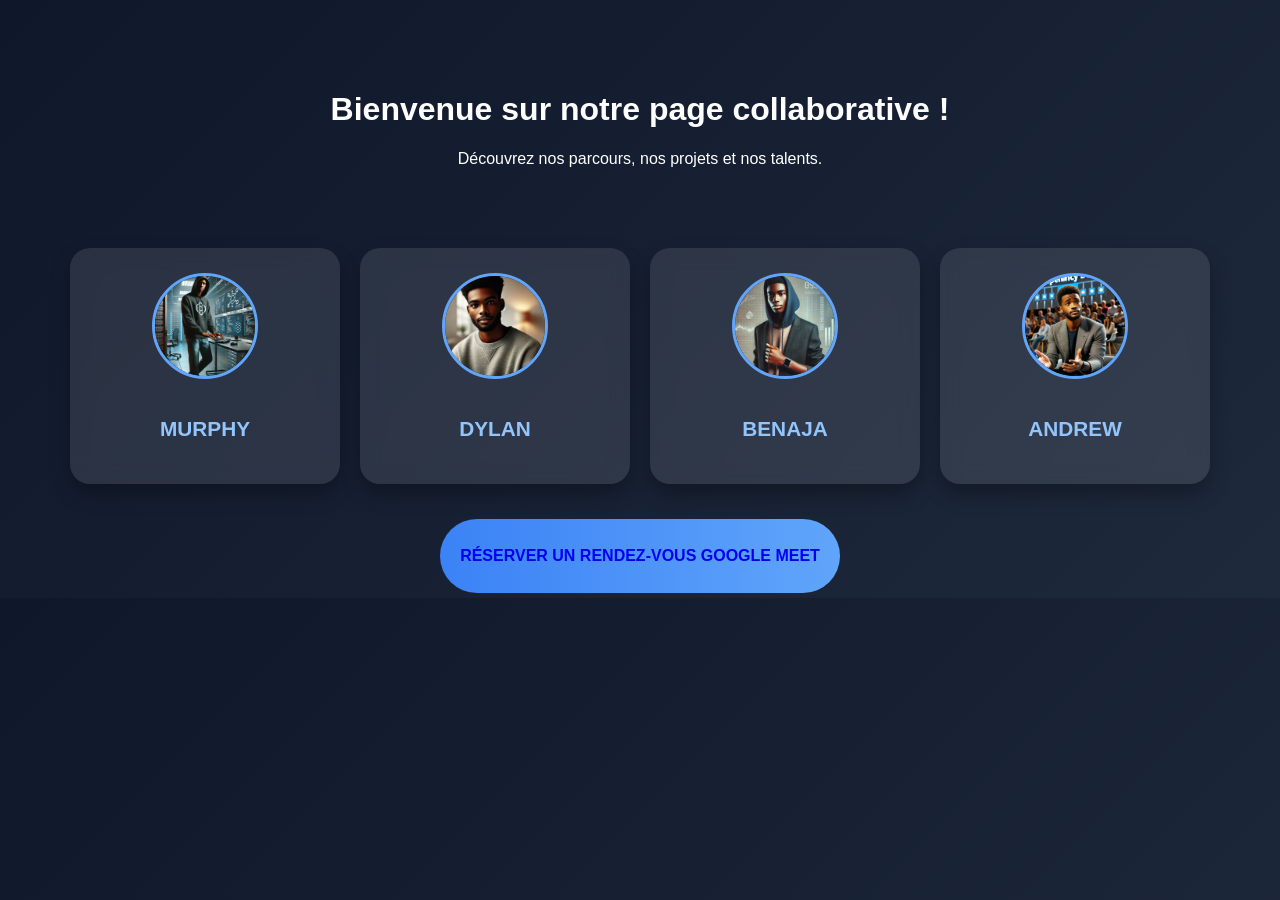
<file: index.html>
<!DOCTYPE html>
<html lang="fr">
<head>
  <meta charset="UTF-8">
  <meta name="viewport" content="width=device-width, initial-scale=1.0">
  <title>Vitrine Collaborative</title>
  <link rel="stylesheet" href="acceuil.css">
  <link rel="stylesheet" href="burger.css">
  <link rel="stylesheet" href="script.js">
  <link rel="stylesheet" href="script.js">
  
  <!-- Google Fonts -->
  <link href="https://fonts.googleapis.com/css2?family=Playfair+Display:wght@400;700&family=Poppins:wght@300;400;600&display=swap" rel="stylesheet">
</head>
<body>

  <!-- Burger Menu -->
  <header>
    <nav>
      <div class="menu-toggle" onclick="toggleMenu()"></div>
      <ul class="nav-links">
          <li><a href="accueil.html">Accueil</a></li>
          
      </ul>
  </nav>       
  </header>

  <!-- Page Title -->
  <headers>
    <h1>Bienvenue sur notre page collaborative !</h1>
    <p>Découvrez nos parcours, nos projets et nos talents.</p>
  </headers>

  <!-- Profiles Section -->
  <section class="profiles">
    <div class="profile-card">
      <img src="MP.jpg" alt="Photo 1">
      <h3><a href="murphy.html">Murphy</a></h3>
    </div>

    <div class="profile-card">
      <img src="DP.jpg" alt="Photo 2">
      <h3><a href="dylan.html">Dylan</a></h3>
    </div>

    <div class="profile-card">
      <img src="BP.jpg" alt="Photo 3">
      <h3><a href="benaja.html">Benaja</a></h3>
    </div>

    <div class="profile-card">
      <img src="AP.jpg" alt="Photo 4">
      <h3><a href="andrew.html">Andrew</a></h3>
    </div>
  </section>

   <div class="btn">
    <a href="https://calendar.app.google/bDgQot5dQz7MTzY26
    " target="_blank">
         <p> Réserver un rendez-vous Google Meet</p> 
        </button>
      </a>
   </div>
  

  <script src="script.js"></script>

  <script>

document.addEventListener("DOMContentLoaded", function () {
  // Portfolio Filtering
  const filterButtons = document.querySelectorAll(".filter-btn");
  const portfolioItems = document.querySelectorAll(".portfolio-item");

  filterButtons.forEach((button) => {
    button.addEventListener("click", function () {
      const category = button.getAttribute("data-filter");

      filterButtons.forEach(btn => btn.classList.remove("active"));
      button.classList.add("active");

      portfolioItems.forEach((item) => {
        if (category === "all" || item.classList.contains(category)) {
          item.classList.add("show");
        } else {
          item.classList.remove("show");
        }
      });
    });
  });

  // Scroll Animation: Fade in Sections on Scroll
  const sections = document.querySelectorAll(".hidden");

  const observer = new IntersectionObserver(
    (entries, observer) => {
      entries.forEach((entry) => {
        if (entry.isIntersecting) {
          entry.target.classList.add("show");
          observer.unobserve(entry.target);
        }
      });
    },
    { threshold: 0.2 }
  );

  sections.forEach((section) => {
    observer.observe(section);
  });
});


  </script>


</body>
</html>
</file>
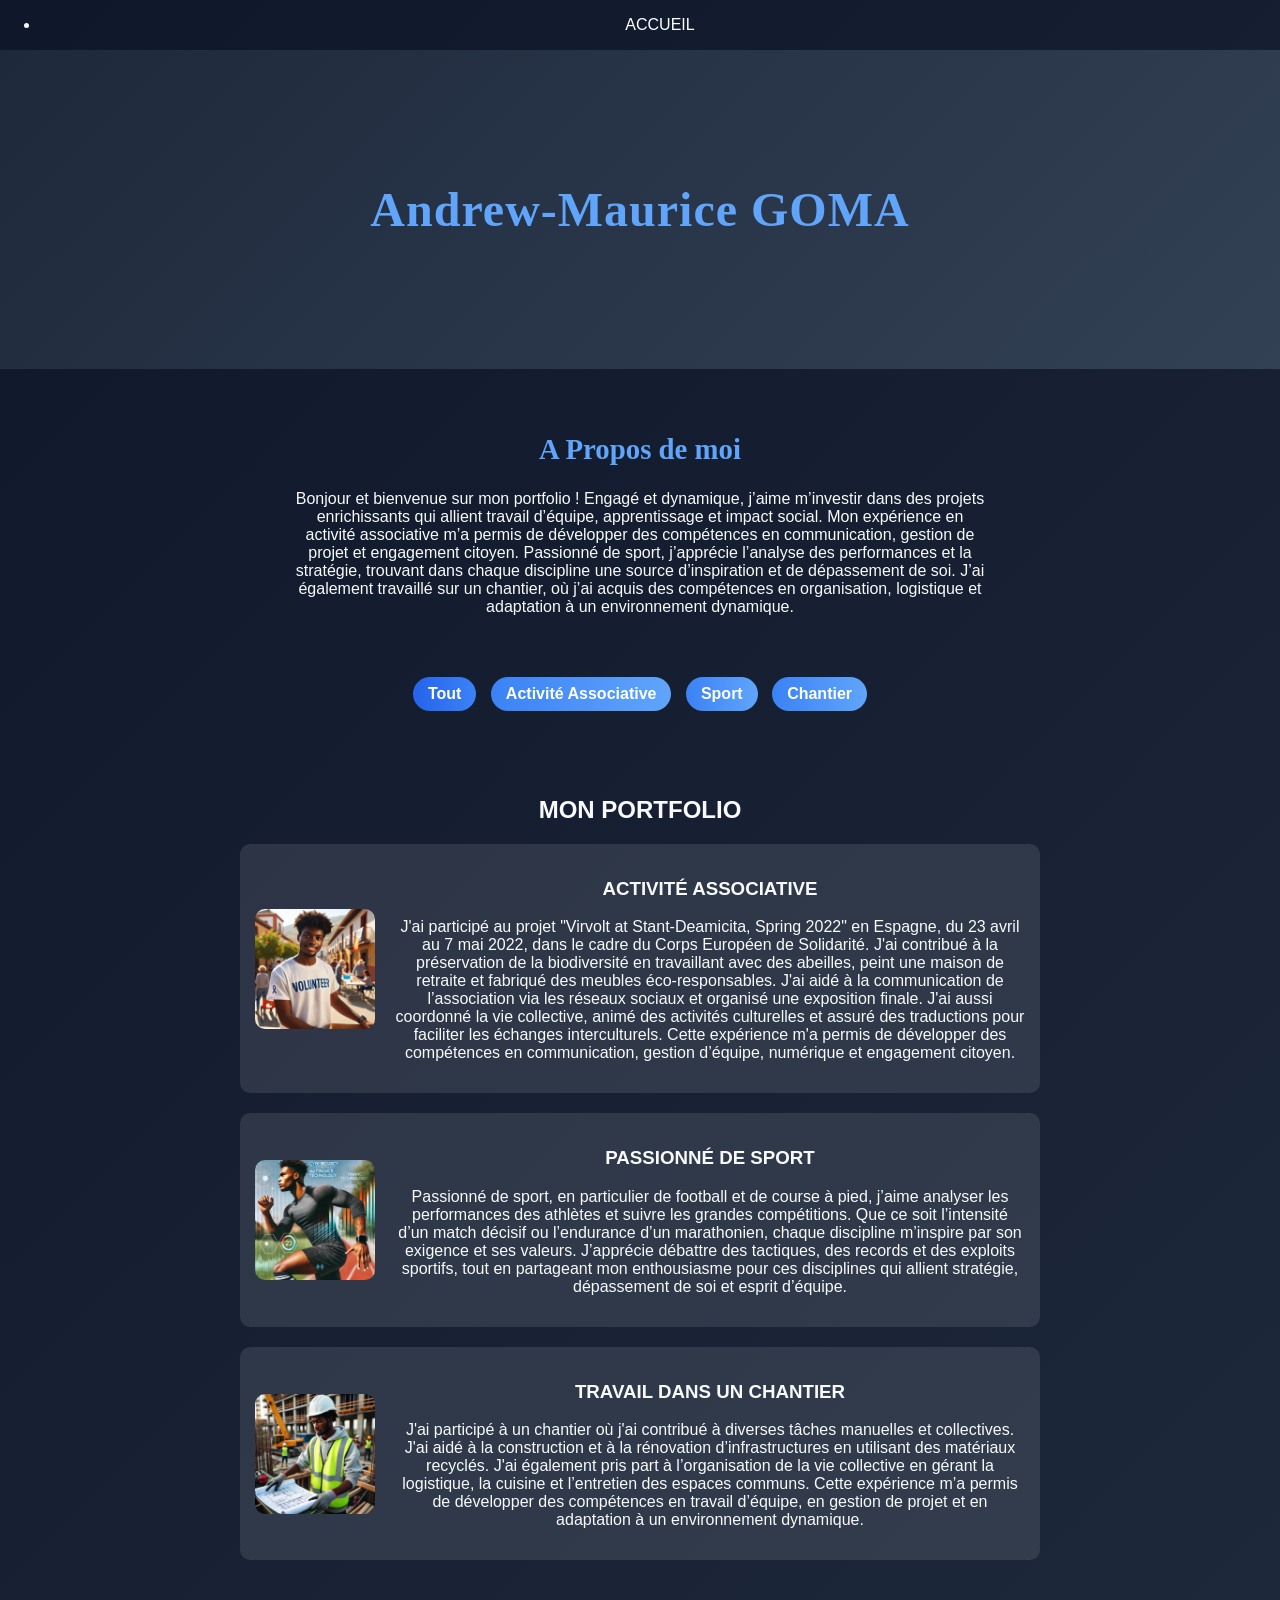
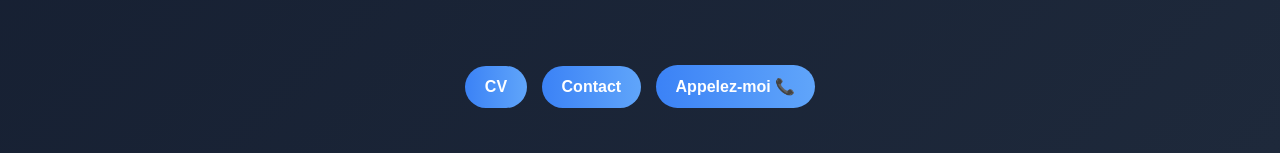
<file: andrew.html>
<!DOCTYPE html>
<html lang="fr">
<head>
  <meta charset="UTF-8">
  <meta name="viewport" content="width=device-width, initial-scale=1.0">
  <title>Andrew - Portfolio</title>
  <link rel="stylesheet" href="profile.css">
</head>
<body>

  <!-- Burger Menu -->
  <nav>
    <div class="menu-toggle" onclick="toggleMenu()"></div>
    <ul class="nav-links">
        <li><a href="index.html">Accueil</a></li>
        
    </ul>
</nav>

  <!-- Hero Section -->
  <div class="hero">
    <h1>Andrew-Maurice GOMA</h1>
  </div>

  <!-- About Section -->
  <section class="about hidden">
    <h2>A Propos de moi</h2>
    <p>
      Bonjour et bienvenue sur mon portfolio ! Engagé et dynamique, j’aime m’investir dans des projets enrichissants qui allient travail d’équipe, apprentissage et impact social. Mon expérience en activité associative m’a permis de développer des compétences en communication, gestion de projet et engagement citoyen. Passionné de sport, j’apprécie l’analyse des performances et la stratégie, trouvant dans chaque discipline une source d’inspiration et de dépassement de soi. J’ai également travaillé sur un chantier, où j’ai acquis des compétences en organisation, logistique et adaptation à un environnement dynamique.
    </p>
  </section>

  <!-- Portfolio Filter Buttons -->
  <section class="filter-buttons">
    <button class="filter-btn active" data-filter="all">Tout</button>
    <button class="filter-btn" data-filter="associative">Activité Associative</button>
    <button class="filter-btn" data-filter="sport">Sport</button>
    <button class="filter-btn" data-filter="work">Chantier</button>
  </section>

  <!-- Portfolio Section -->
  <section class="portfolio hidden">
    <h2>MON PORTFOLIO</h2>

    <div class="portfolio-item associative show">
      <img src="A1.jpg" alt="Activité Associative">
      <div class="portfolio-text">
        <h3>ACTIVITÉ ASSOCIATIVE</h3>
        <p>J'ai participé au projet "Virvolt at
          Stant-Deamicita, Spring 2022" en
          Espagne, du 23 avril au 7 mai 2022, dans
          le cadre du Corps Européen de Solidarité.
          J'ai contribué à la préservation de la
          biodiversité en travaillant avec des
          abeilles, peint une maison de retraite et
          fabriqué des meubles éco-responsables.
          J'ai aidé à la communication de
          l’association via les réseaux sociaux et
          organisé une exposition finale. J'ai aussi
          coordonné la vie collective, animé des
          activités culturelles et assuré des
          traductions pour faciliter les échanges
          interculturels. Cette expérience m'a
          permis de développer des compétences
          en communication, gestion d’équipe,
          numérique et engagement citoyen.</p>
      </div>
    </div>

    <div class="portfolio-item sport show">
      <img src="A2.jpg" alt="Passionné de Sport">
      <div class="portfolio-text">
        <h3>PASSIONNÉ DE SPORT</h3>
        <p>Passionné de sport, en particulier
          de football et de course à pied,
          j’aime analyser les performances
          des athlètes et suivre les grandes
          compétitions. Que ce soit
          l’intensité d’un match décisif ou
          l’endurance d’un marathonien,
          chaque discipline m’inspire par son
          exigence et ses valeurs. J’apprécie
          débattre des tactiques, des records
          et des exploits sportifs, tout en
          partageant mon enthousiasme
          pour ces disciplines qui allient
          stratégie, dépassement de soi et
          esprit d’équipe.</p>
      </div>
    </div>

    <div class="portfolio-item work show">
      <img src="A3.jpg" alt="Travail dans un Chantier">
      <div class="portfolio-text">
        <h3>TRAVAIL DANS UN CHANTIER</h3>
        <p>J'ai participé à un chantier où j'ai
          contribué à diverses tâches
          manuelles et collectives. J'ai aidé à
          la construction et à la rénovation
          d’infrastructures en utilisant des
          matériaux recyclés. J'ai également
          pris part à l’organisation de la vie
          collective en gérant la logistique, la
          cuisine et l’entretien des espaces
          communs. Cette expérience m’a
          permis de développer des
          compétences en travail d’équipe,
          en gestion de projet et en
          adaptation à un environnement
          dynamique.</p>
      </div>
    </div>
  </section>

  <!-- Resume & Contact Buttons -->
  <section class="buttons">
    <a href="./pageCVandrewz.html" class="btn">CV</a>
    <a href="contact.html" class="btn">Contact</a>
    <a href="tel:+330752720673" class = "btn">Appelez-moi 📞</a>
  </section>

  <script src="script.js"></script>

</body>
</html>
</file>
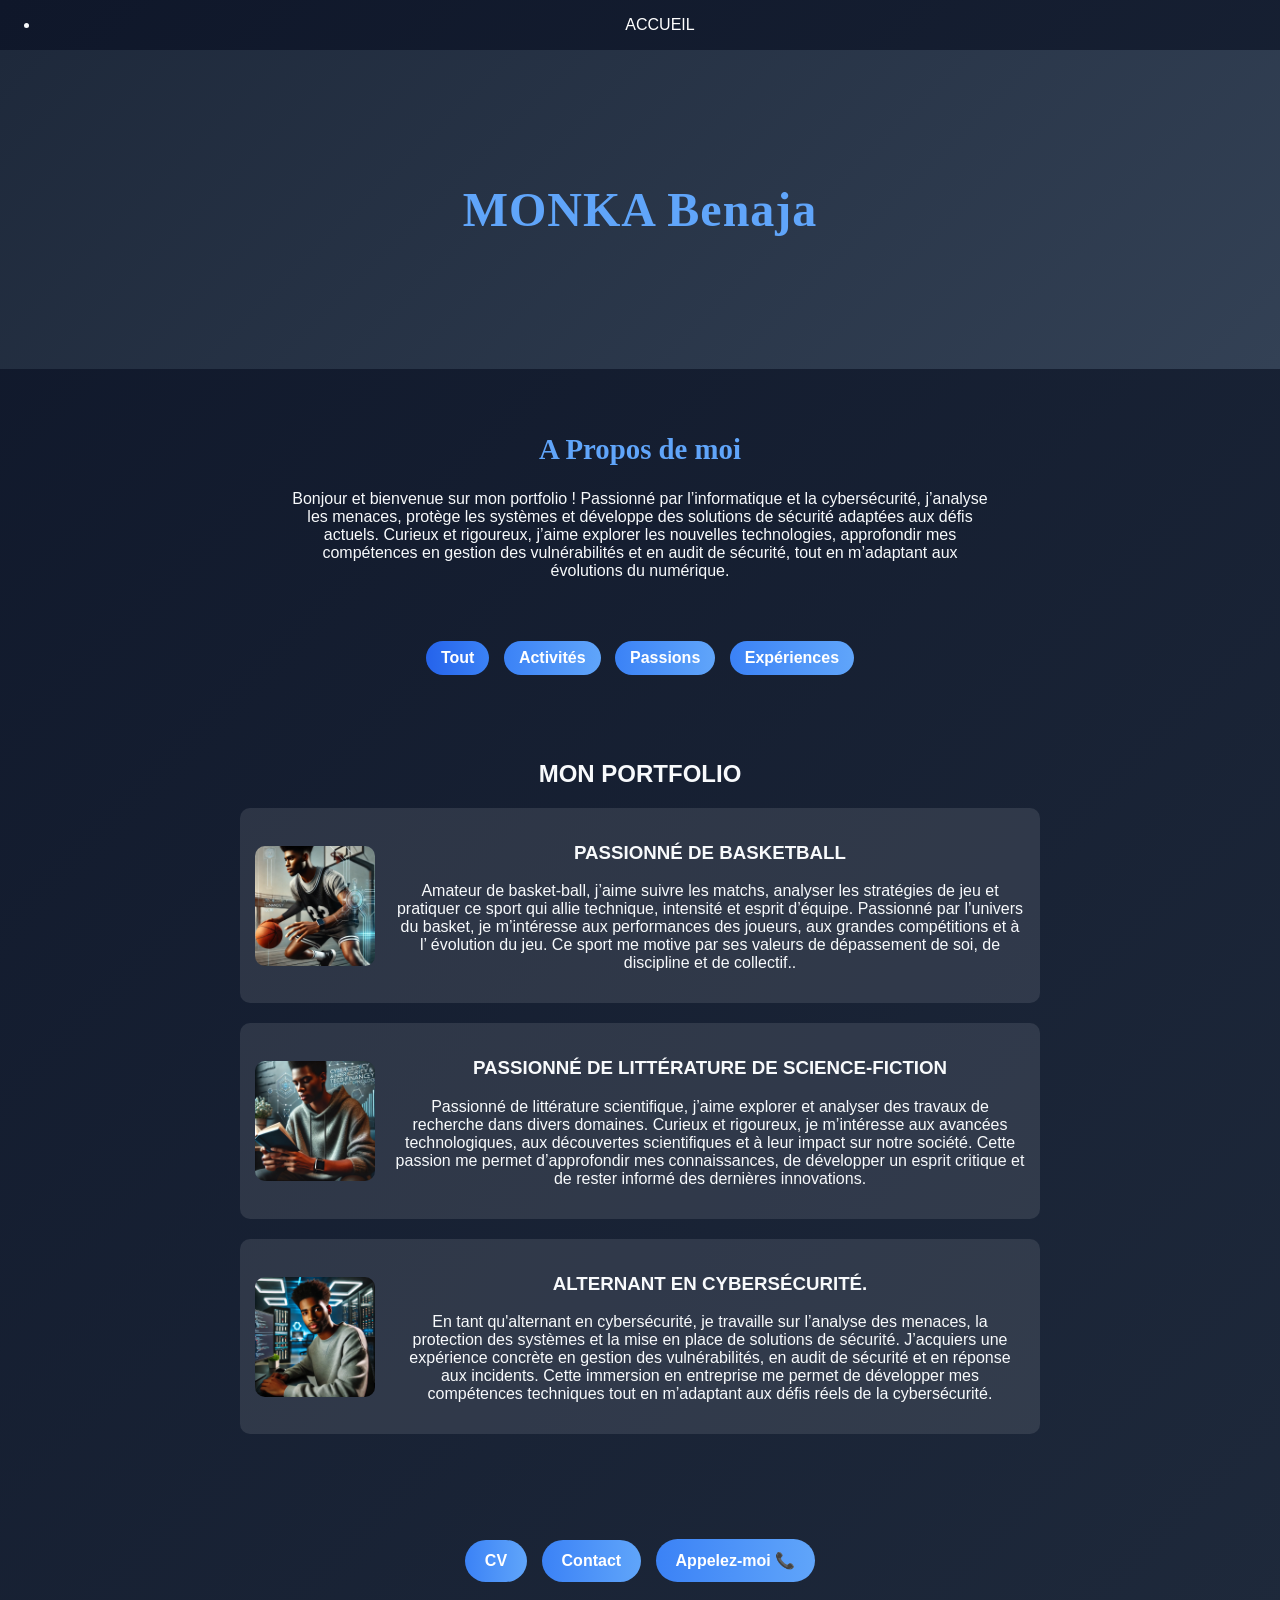
<file: benaja.html>
<!DOCTYPE html>
<html lang="fr">
<head>
  <meta charset="UTF-8">
  <meta name="viewport" content="width=device-width, initial-scale=1.0">
  <title>Andrew - Portfolio</title>
  <link rel="stylesheet" href="profile.css">
</head>
<body>

  <!-- Burger Menu -->
  <nav>
    <div class="menu-toggle" onclick="toggleMenu()"></div>
    <ul class="nav-links">
        <li><a href="index.html">Accueil</a></li>
        
    </ul>
</nav>

  <!-- Hero Section -->
  <div class="hero">
    <h1>MONKA Benaja</h1>
  </div>

  <!-- About Section -->
  <section class="about hidden">
    <h2>A Propos de moi</h2>
    <p>
      Bonjour et bienvenue sur mon portfolio ! Passionné par l’informatique et la cybersécurité, j’analyse les menaces, protège les systèmes et développe des solutions de sécurité adaptées aux défis actuels. Curieux et rigoureux, j’aime explorer les nouvelles technologies, approfondir mes compétences en gestion des vulnérabilités et en audit de sécurité, tout en m’adaptant aux évolutions du numérique.
    </p>
  </section>

  <!-- Portfolio Filter Buttons -->
  <section class="filter-buttons">
    <button class="filter-btn active" data-filter="all">Tout</button>
    <button class="filter-btn" data-filter="associative">Activités</button>
    <button class="filter-btn" data-filter="sport">Passions</button>
    <button class="filter-btn" data-filter="work">Expériences</button>
  </section>

  <!-- Portfolio Section -->
  <section class="portfolio hidden">
    <h2>MON PORTFOLIO</h2>

    <div class="portfolio-item associative show">
      <img src="B2.jpg" alt="Activité Associative">
      <div class="portfolio-text">
        <h3>PASSIONNÉ DE BASKETBALL</h3>
        <p>Amateur de basket-ball, j’aime
            suivre les matchs, analyser les
            stratégies de jeu et pratiquer ce
            sport qui allie technique, intensité
            et esprit d’équipe. Passionné par
            l’univers du basket, je m’intéresse
            aux performances des joueurs, aux
            grandes compétitions et à l’
            évolution du jeu. Ce sport me
            motive par ses valeurs de
            dépassement de soi, de discipline
            et de collectif..</p>
      </div>
    </div>

    <div class="portfolio-item sport show">
      <img src="B3.jpg" alt="Passionné de Sport">
      <div class="portfolio-text">
        <h3>PASSIONNÉ DE LITTÉRATURE DE
            SCIENCE-FICTION</h3>
        <p>Passionné de littérature
            scientifique, j’aime explorer et
            analyser des travaux de recherche
            dans divers domaines. Curieux et
            rigoureux, je m’intéresse aux
            avancées technologiques, aux
            découvertes scientifiques et à leur
            impact sur notre société. Cette
            passion me permet d’approfondir
            mes connaissances, de développer
            un esprit critique et de rester
            informé des dernières innovations.</p>
      </div>
    </div>

    <div class="portfolio-item work show">
      <img src="B1.jpg" alt="Travail dans un Chantier">
      <div class="portfolio-text">
        <h3>ALTERNANT EN CYBERSÉCURITÉ.</h3>
        <p>En tant qu'alternant en
            cybersécurité, je travaille sur
            l’analyse des menaces, la
            protection des systèmes et la mise
            en place de solutions de sécurité.
            J’acquiers une expérience concrète
            en gestion des vulnérabilités, en
            audit de sécurité et en réponse aux
            incidents. Cette immersion en
            entreprise me permet de
            développer mes compétences
            techniques tout en m’adaptant aux
            défis réels de la cybersécurité.</p>
      </div>
    </div>
  </section>

  <!-- Resume & Contact Buttons -->
  <section class="buttons">
    <a href="./pageCVbenz.html" class="btn">CV</a>
    <a href="contact.html" class="btn">Contact</a>
    <a href="tel:+33779995155" class = "btn">Appelez-moi 📞</a>
  </section>

  <script src="script.js"></script>

</body>
</html>
</file>
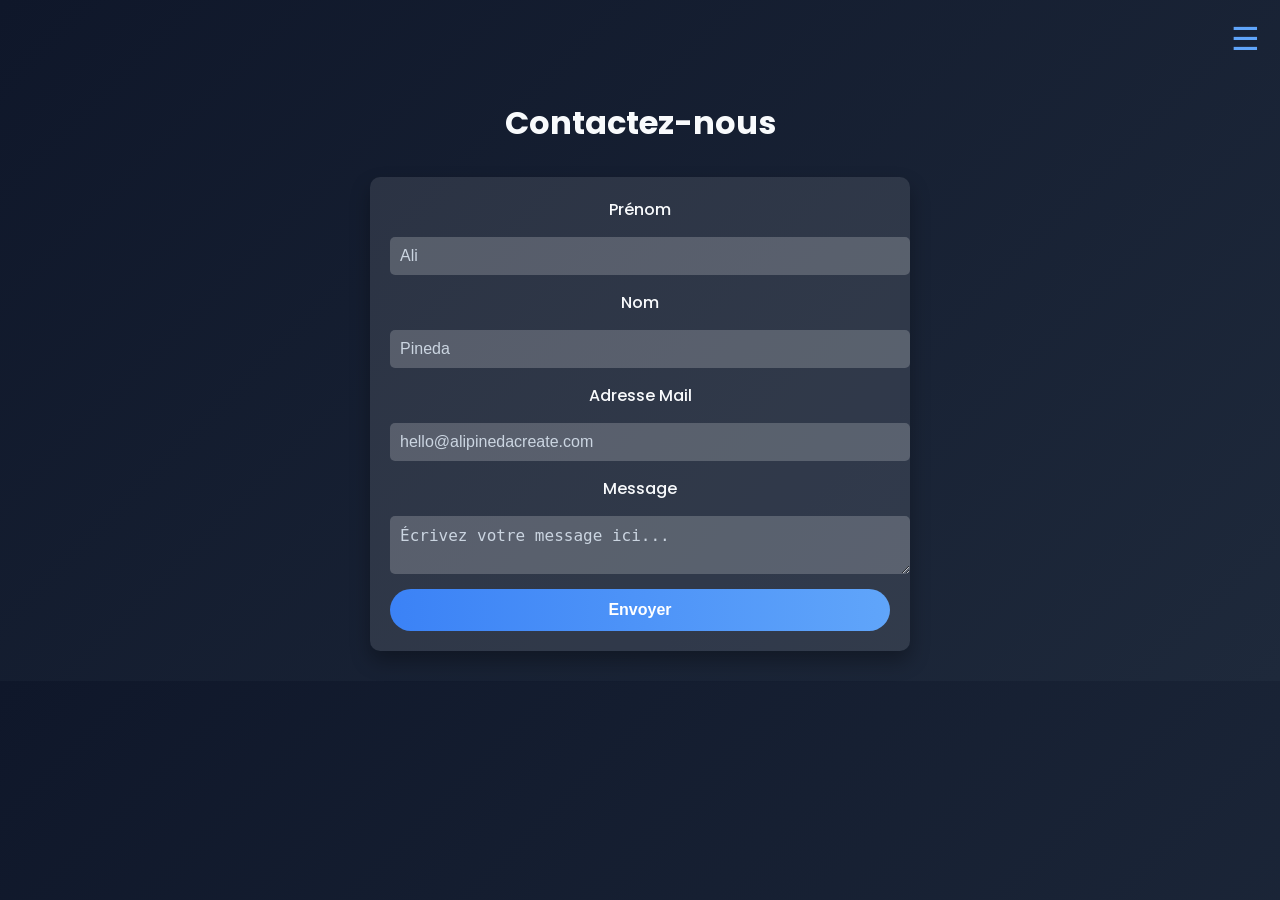
<file: contact.html>
<!DOCTYPE html>
<html lang="fr">
<head>
    <meta charset="UTF-8">
    <meta name="viewport" content="width=device-width, initial-scale=1.0">
    <title>Contactez Nous</title>
    <link rel="stylesheet" href="contact.css">

    <!-- Google Fonts -->
    <link href="https://fonts.googleapis.com/css2?family=Playfair+Display:wght@400;700&family=Poppins:wght@300;400;600&display=swap" rel="stylesheet">
</head>
<body>

    <!-- Burger Menu -->
    <nav>
        <div class="menu-toggle" onclick="toggleMenu()">☰</div>
        <ul class="nav-links">
            <li><a href="accueil.html">Accueil</a></li>
            
        </ul>
    </nav>

    <h1>Contactez-nous</h1>

    <!-- Contact Form -->
    <div class="contact-form">
        <form id="contactForm">
            <label for="prenom">Prénom</label>
            <input type="text" id="prenom" name="prenom" placeholder="Ali" required>

            <label for="nom">Nom</label>
            <input type="text" id="nom" name="nom" placeholder="Pineda" required>

            <label for="email">Adresse Mail</label>
            <input type="email" id="email" name="email" placeholder="hello@alipinedacreate.com" required>

            <label for="message">Message</label>
            <textarea id="message" name="message" placeholder="Écrivez votre message ici..." required></textarea>

            <button type="submit" id="submitButton" disabled>Envoyer</button>
        </form>
    </div>

    <script src="contact.js"></script>

</body>
</html>
</file>
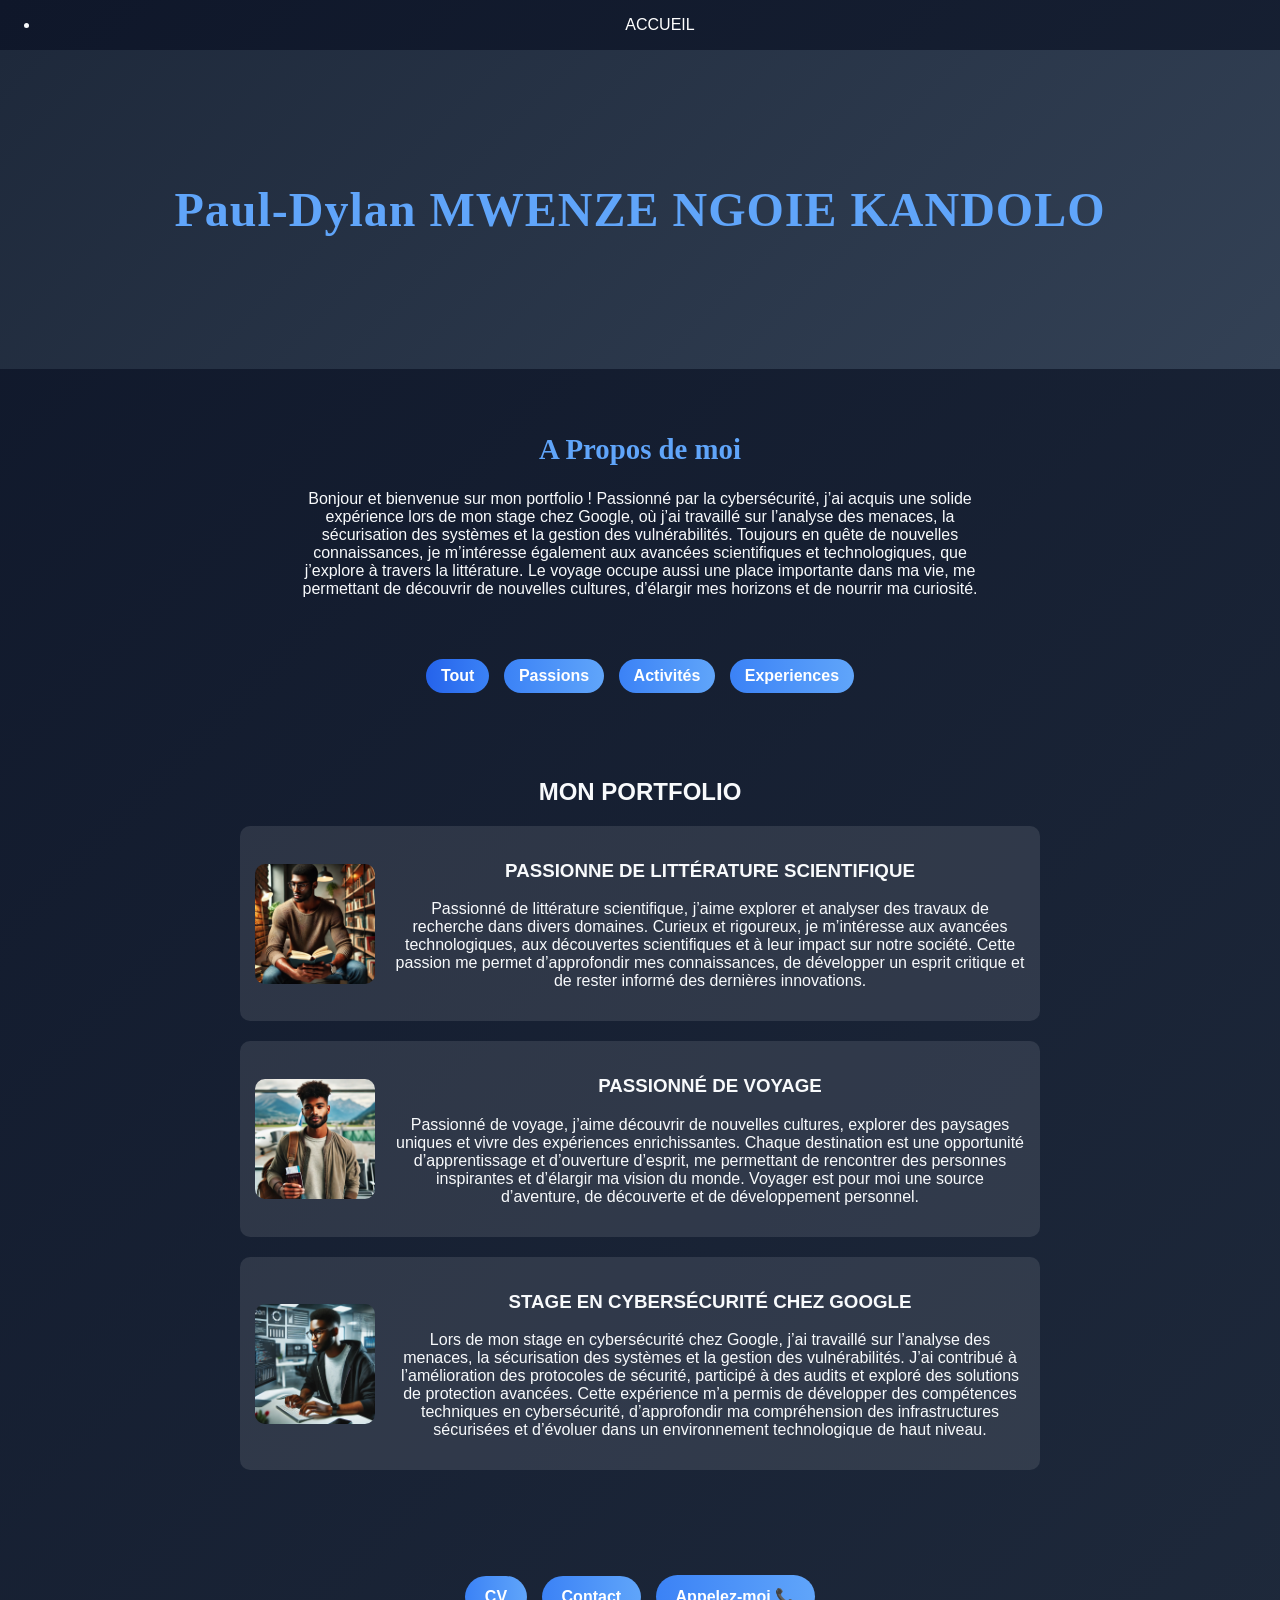
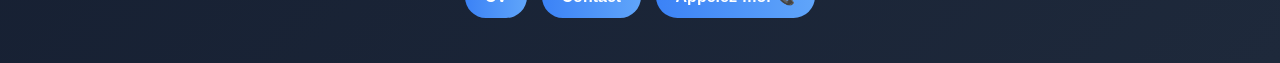
<file: dylan.html>
<!DOCTYPE html>
<html lang="fr">
<head>
  <meta charset="UTF-8">
  <meta name="viewport" content="width=device-width, initial-scale=1.0">
  <title>Andrew - Portfolio</title>
  <link rel="stylesheet" href="profile.css">
</head>
<body>

  <!-- Burger Menu -->
  <nav>
    <div class="menu-toggle" onclick="toggleMenu()"></div>
    <ul class="nav-links">
        <li><a href="index.html">Accueil</a></li>
        
    </ul>
</nav>

  <!-- Hero Section -->
  <div class="hero">
    <h1>Paul-Dylan MWENZE NGOIE KANDOLO</h1>
  </div>

  <!-- About Section -->
  <section class="about hidden">
    <h2>A Propos de moi</h2>
    <p>
      Bonjour et bienvenue sur mon portfolio ! Passionné par la cybersécurité, j’ai acquis une solide expérience lors de mon stage chez Google, où j’ai travaillé sur l’analyse des menaces, la sécurisation des systèmes et la gestion des vulnérabilités. Toujours en quête de nouvelles connaissances, je m’intéresse également aux avancées scientifiques et technologiques, que j’explore à travers la littérature. Le voyage occupe aussi une place importante dans ma vie, me permettant de découvrir de nouvelles cultures, d’élargir mes horizons et de nourrir ma curiosité.
    </p>
  </section>

  <!-- Portfolio Filter Buttons -->
  <section class="filter-buttons">
    <button class="filter-btn active" data-filter="all">Tout</button>
    <button class="filter-btn" data-filter="associative">Passions</button>
    <button class="filter-btn" data-filter="sport">Activités</button>
    <button class="filter-btn" data-filter="work">Experiences</button>
  </section>

  <!-- Portfolio Section -->
  <section class="portfolio hidden">
    <h2>MON PORTFOLIO</h2>

    <div class="portfolio-item associative show">
      <img src="D1.jpg" alt="Activité Associative">
      <div class="portfolio-text">
        <h3>PASSIONNE DE LITTÉRATURE
          SCIENTIFIQUE</h3>
        <p>Passionné de littérature
          scientifique, j’aime explorer et
          analyser des travaux de recherche
          dans divers domaines. Curieux et
          rigoureux, je m’intéresse aux
          avancées technologiques, aux
          découvertes scientifiques et à leur
          impact sur notre société. Cette
          passion me permet d’approfondir
          mes connaissances, de développer
          un esprit critique et de rester
          informé des dernières innovations.</p>
      </div>
    </div>

    <div class="portfolio-item sport show">
      <img src="D2.jpg" alt="Passionné de Sport">
      <div class="portfolio-text">
        <h3>PASSIONNÉ DE VOYAGE</h3>
        <p>Passionné de voyage, j’aime
          découvrir de nouvelles cultures,
          explorer des paysages uniques et
          vivre des expériences
          enrichissantes. Chaque destination
          est une opportunité
          d’apprentissage et d’ouverture
          d’esprit, me permettant de
          rencontrer des personnes
          inspirantes et d’élargir ma vision
          du monde. Voyager est pour moi
          une source d’aventure, de
          découverte et de développement
          personnel.</p>
      </div>
    </div>

    <div class="portfolio-item work show">
      <img src="D3.jpg" alt="Travail dans un Chantier">
      <div class="portfolio-text">
        <h3>STAGE EN CYBERSÉCURITÉ CHEZ GOOGLE</h3>
        <p>Lors de mon stage en cybersécurité
          chez Google, j’ai travaillé sur l’analyse
          des menaces, la sécurisation des
          systèmes et la gestion des
          vulnérabilités. J’ai contribué à
          l’amélioration des protocoles de
          sécurité, participé à des audits et
          exploré des solutions de protection
          avancées. Cette expérience m’a
          permis de développer des
          compétences techniques en
          cybersécurité, d’approfondir ma
          compréhension des infrastructures
          sécurisées et d’évoluer dans un
          environnement technologique de
          haut niveau.</p>
      </div>
    </div>
  </section>

  <!-- Resume & Contact Buttons -->
  <section class="buttons">
    <a href="./pageCVdylanz.html" class="btn">CV</a>
    <a href="contact.html" class="btn">Contact</a>
    <a href="tel:+33749503481" class = "btn">Appelez-moi 📞</a>
  </section>

  <script src="script.js"></script>

</body>
</html>
</file>
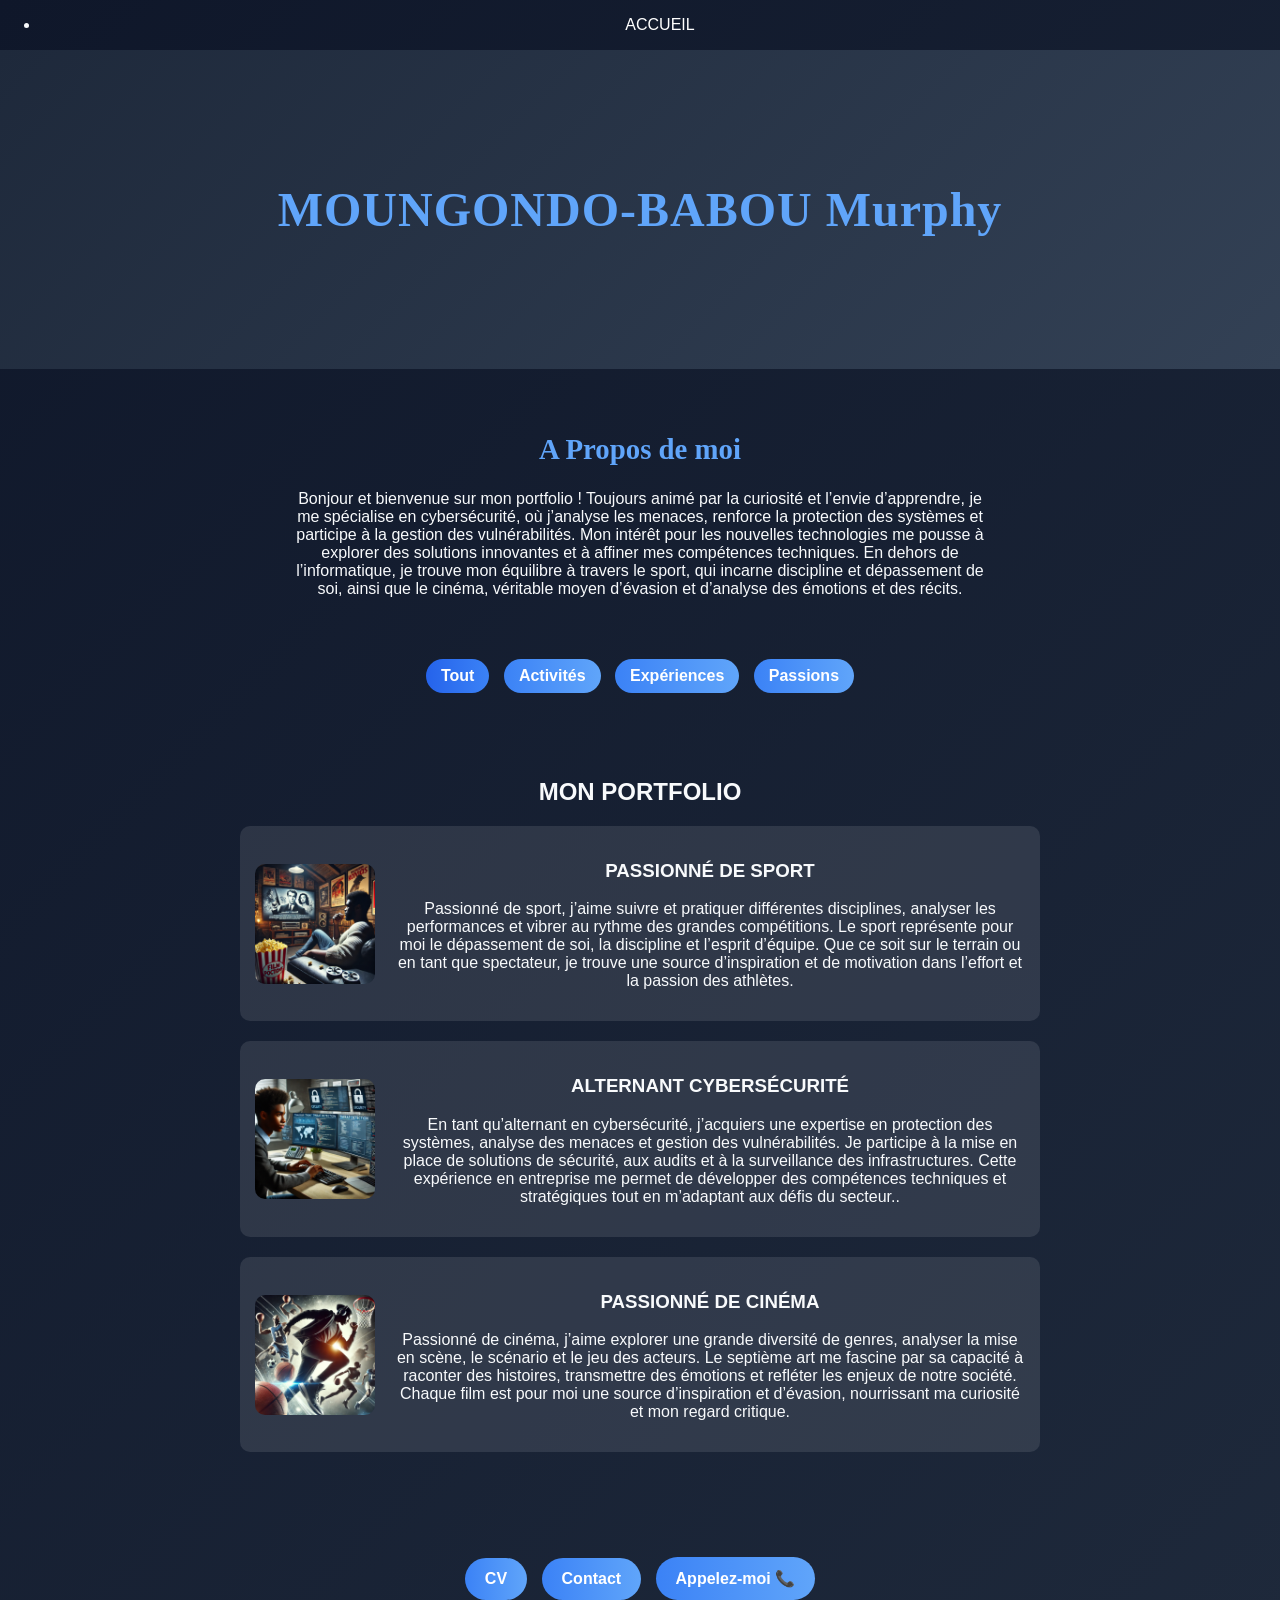
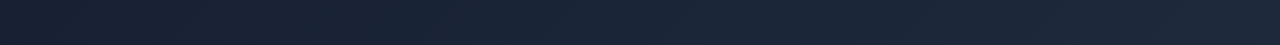
<file: murphy.html>
<!DOCTYPE html>
<html lang="fr">
<head>
  <meta charset="UTF-8">
  <meta name="viewport" content="width=device-width, initial-scale=1.0">
  <title>Andrew - Portfolio</title>
  <link rel="stylesheet" href="profile.css">
</head>
<body>

  <!-- Burger Menu -->
  <nav>
    <div class="menu-toggle" onclick="toggleMenu()"></div>
    <ul class="nav-links">
        <li><a href="index.html">Accueil</a></li>
        
    </ul>
</nav>

  <!-- Hero Section -->
  <div class="hero">
    <h1>MOUNGONDO-BABOU Murphy</h1>
  </div>

  <!-- About Section -->
  <section class="about hidden">
    <h2>A Propos de moi</h2>
    <p>
      Bonjour et bienvenue sur mon portfolio ! Toujours animé par la curiosité et l’envie d’apprendre, je me spécialise en cybersécurité, où j’analyse les menaces, renforce la protection des systèmes et participe à la gestion des vulnérabilités. Mon intérêt pour les nouvelles technologies me pousse à explorer des solutions innovantes et à affiner mes compétences techniques. En dehors de l’informatique, je trouve mon équilibre à travers le sport, qui incarne discipline et dépassement de soi, ainsi que le cinéma, véritable moyen d’évasion et d’analyse des émotions et des récits.
    </p>
  </section>

  <!-- Portfolio Filter Buttons -->
  <section class="filter-buttons">
    <button class="filter-btn active" data-filter="all">Tout</button>
    <button class="filter-btn" data-filter="associative">Activités</button>
    <button class="filter-btn" data-filter="sport">Expériences</button>
    <button class="filter-btn" data-filter="work">Passions</button>
  </section>

  <!-- Portfolio Section -->
  <section class="portfolio hidden">
    <h2>MON PORTFOLIO</h2>

    <div class="portfolio-item associative show">
      <img src="M1.jpg" alt="Activité Associative">
      <div class="portfolio-text">
        <h3>PASSIONNÉ DE SPORT</h3>
        <p>Passionné de sport, j’aime suivre et
          pratiquer différentes disciplines,
          analyser les performances et vibrer
          au rythme des grandes
          compétitions. Le sport représente
          pour moi le dépassement de soi, la
          discipline et l’esprit d’équipe. Que
          ce soit sur le terrain ou en tant que
          spectateur, je trouve une source
          d’inspiration et de motivation dans
          l’effort et la passion des athlètes.</p>
      </div>
    </div>

    <div class="portfolio-item sport show">
      <img src="M2.jpg" alt="Passionné de Sport">
      <div class="portfolio-text">
        <h3>ALTERNANT CYBERSÉCURITÉ</h3>
        <p>En tant qu’alternant en
          cybersécurité, j’acquiers une
          expertise en protection des
          systèmes, analyse des menaces et
          gestion des vulnérabilités. Je
          participe à la mise en place de
          solutions de sécurité, aux audits et
          à la surveillance des
          infrastructures. Cette expérience
          en entreprise me permet de
          développer des compétences
          techniques et stratégiques tout en
          m’adaptant aux défis du secteur..</p>
      </div>
    </div>

    <div class="portfolio-item work show">
      <img src="M3.jpg" alt="Travail dans un Chantier">
      <div class="portfolio-text">
        <h3>PASSIONNÉ DE CINÉMA</h3>
        <p>Passionné de cinéma, j’aime
          explorer une grande diversité de
          genres, analyser la mise en scène,
          le scénario et le jeu des acteurs. Le
          septième art me fascine par sa
          capacité à raconter des histoires,
          transmettre des émotions et
          refléter les enjeux de notre société.
          Chaque film est pour moi une
          source d’inspiration et d’évasion,
          nourrissant ma curiosité et mon
          regard critique.</p>
      </div>
    </div>
  </section>

  <!-- Resume & Contact Buttons -->
  <section class="buttons">
    <a href="./pageCVmurphyz.html" class="btn">CV</a>
    <a href="contact.html" class="btn">Contact</a>
    <a href="tel:+330755225557" class = "btn">Appelez-moi 📞</a>
  </section>

  <script src="script.js"></script>

</body>
</html>
</file>
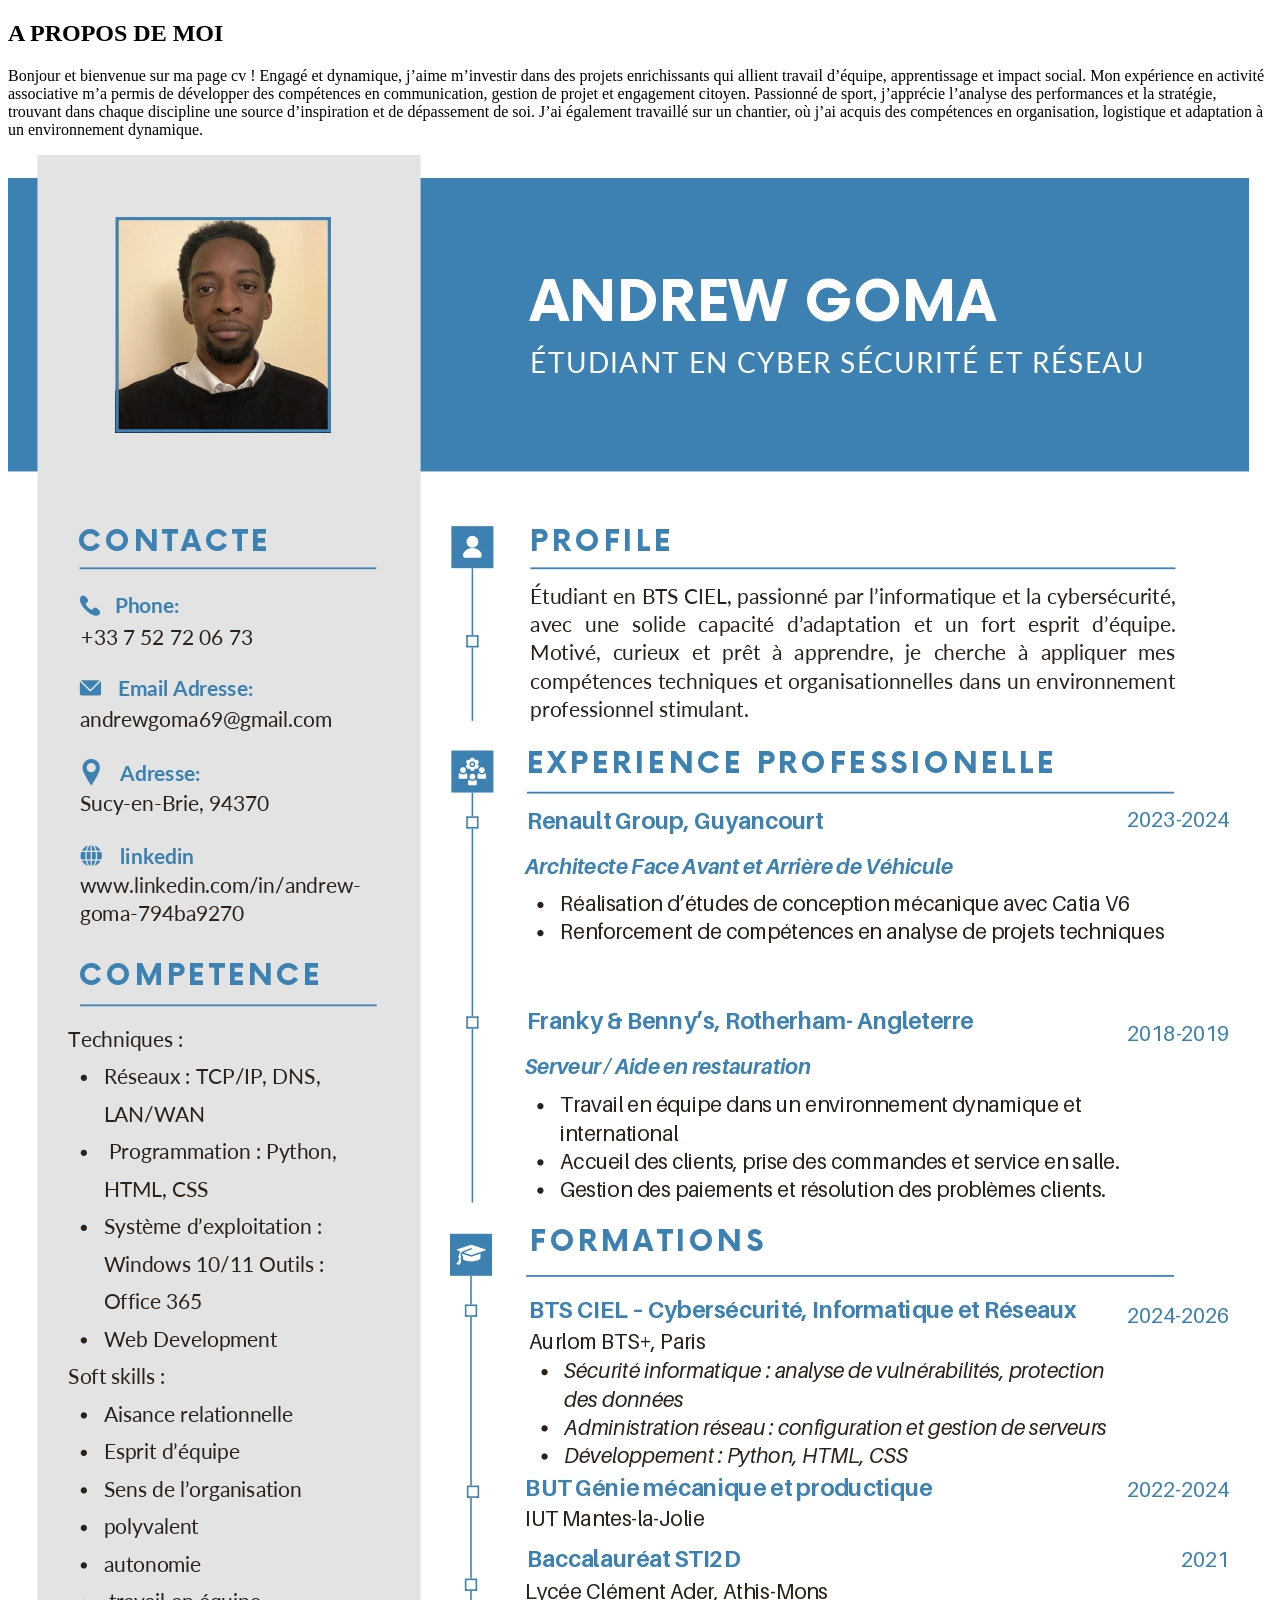
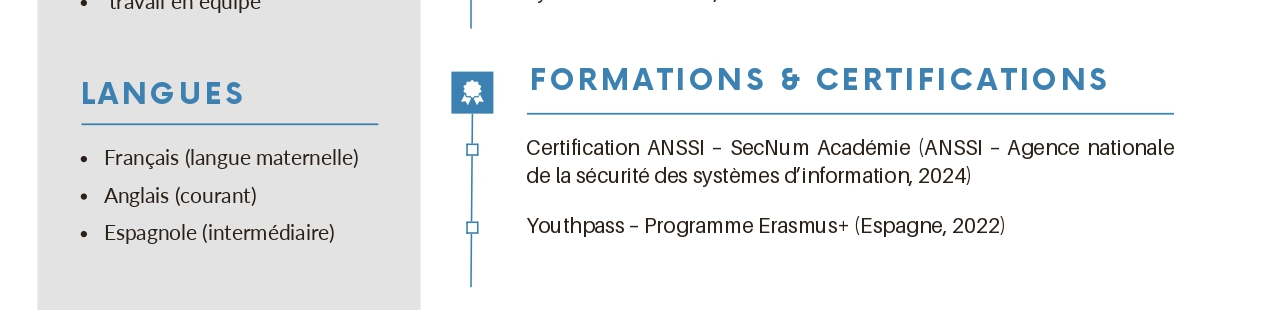
<file: pageCVandrew.html>
<!DOCTYPE html>
<html lang="en">
<head>
    <meta charset="UTF-8">
    <meta name="viewport" content="width=device-width, initial-scale=1.0">
    <title>Document</title>
</head>
<body>

    <h2> A PROPOS DE MOI </h2>

    <P>
        Bonjour et bienvenue sur ma page cv ! Engagé et dynamique, j’aime m’investir dans des projets enrichissants qui allient travail d’équipe, apprentissage et impact social. Mon expérience en activité associative m’a permis de développer des compétences en communication, gestion de projet et engagement citoyen. Passionné de sport, j’apprécie l’analyse des performances et la stratégie, trouvant dans chaque discipline une source d’inspiration et de dépassement de soi. J’ai également travaillé sur un chantier, où j’ai acquis des compétences en organisation, logistique et adaptation à un environnement dynamique.
    </P>
    

    <img src="./andrewcv_page-0001.jpg" alt="">
</body>
</html>
</file>
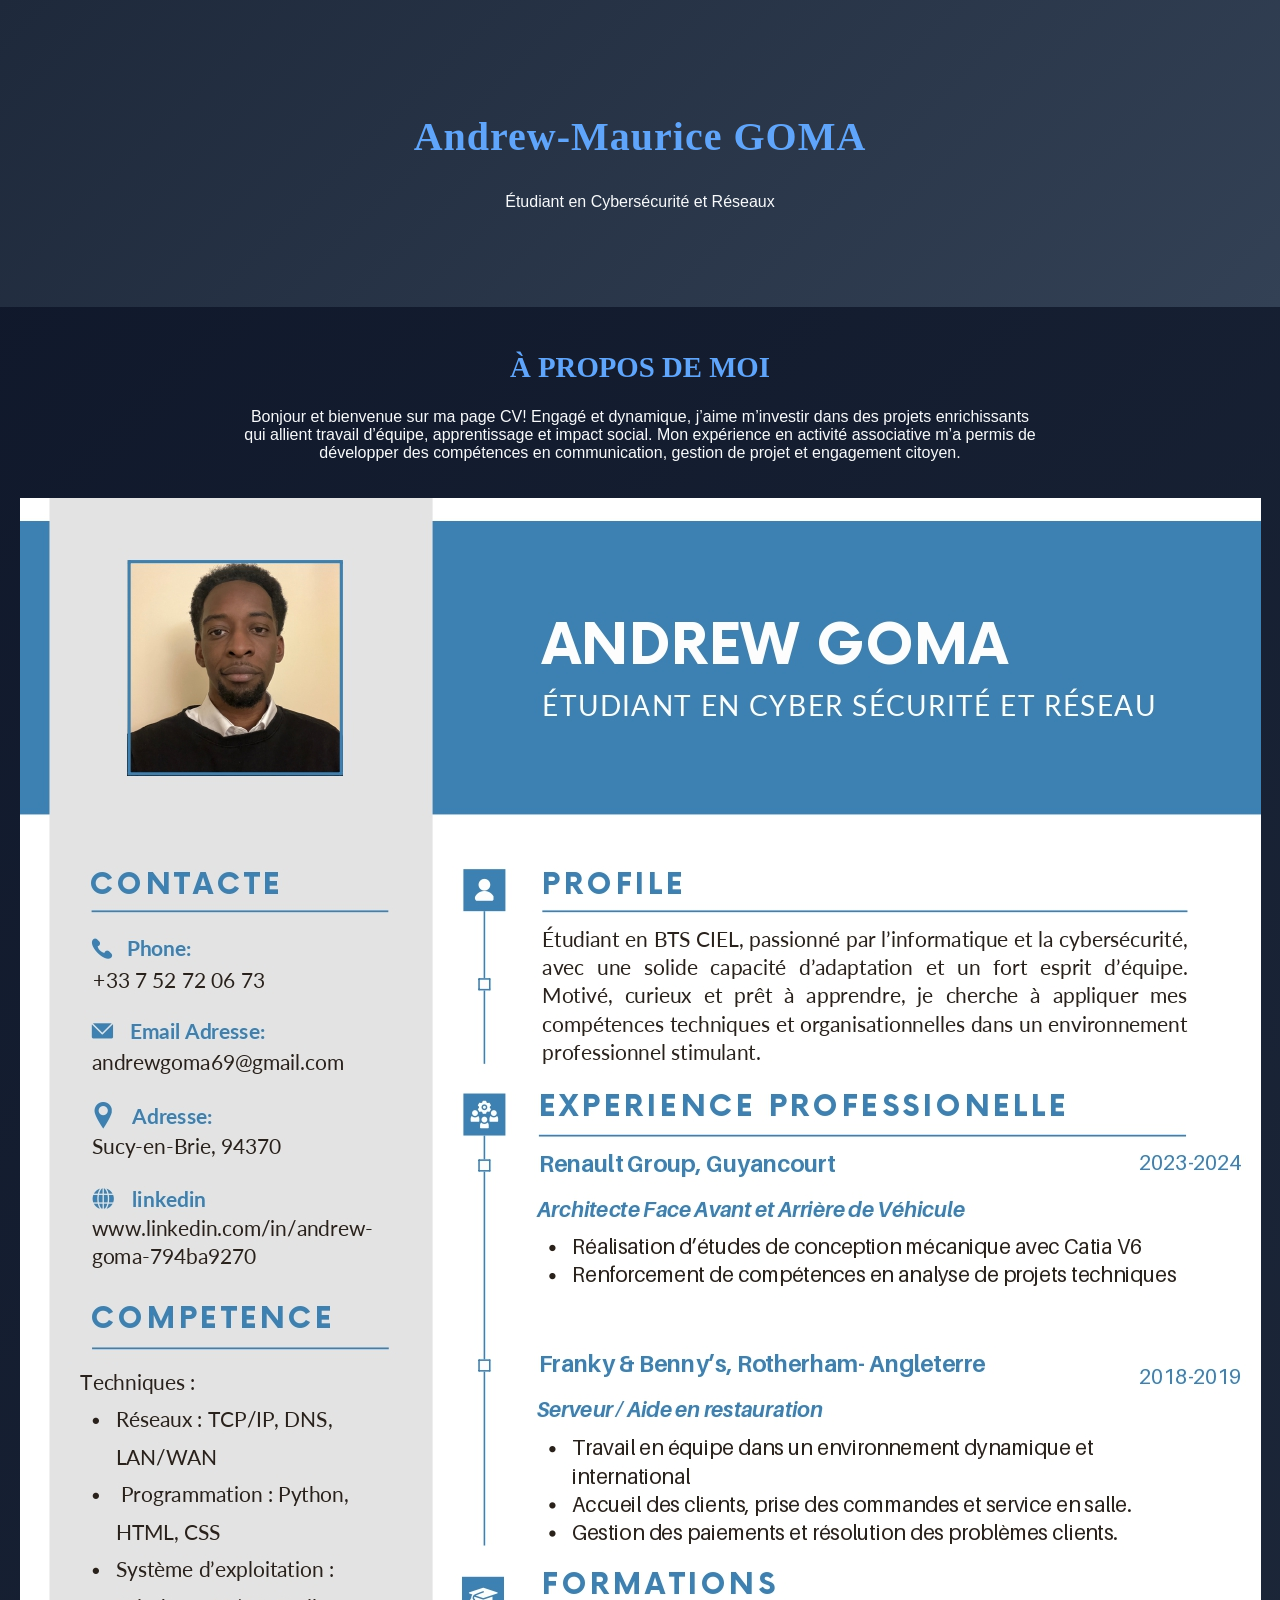
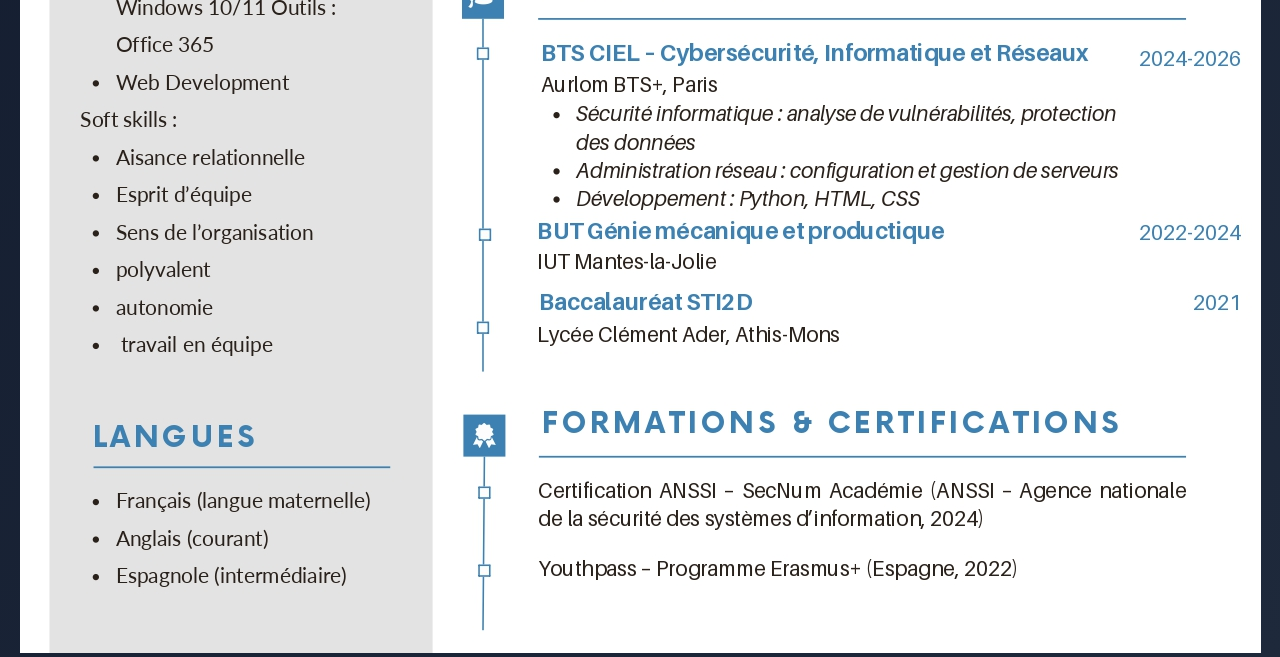
<file: pageCVandrewz.html>
<!DOCTYPE html>
<html lang="fr">
<head>
    <meta charset="UTF-8">
    <meta name="viewport" content="width=device-width, initial-scale=1.0">
    <title>CV - Andrew-Maurice GOMA</title>
    <link rel="stylesheet" href="cv.css">
</head>
<body>

    <section class="hero">
        <h1>Andrew-Maurice GOMA</h1>
        <p>Étudiant en Cybersécurité et Réseaux</p>
    </section>

    <section class="about">
        <h2>À PROPOS DE MOI</h2>
        <p>
            Bonjour et bienvenue sur ma page CV! Engagé et dynamique, j’aime m’investir dans des projets enrichissants
            qui allient travail d’équipe, apprentissage et impact social. Mon expérience en activité associative m’a
            permis de développer des compétences en communication, gestion de projet et engagement citoyen.
        </p>
    </section>

    <img src="./andrewcv_page-0001.jpg" alt="">

</body>
</html>
</file>
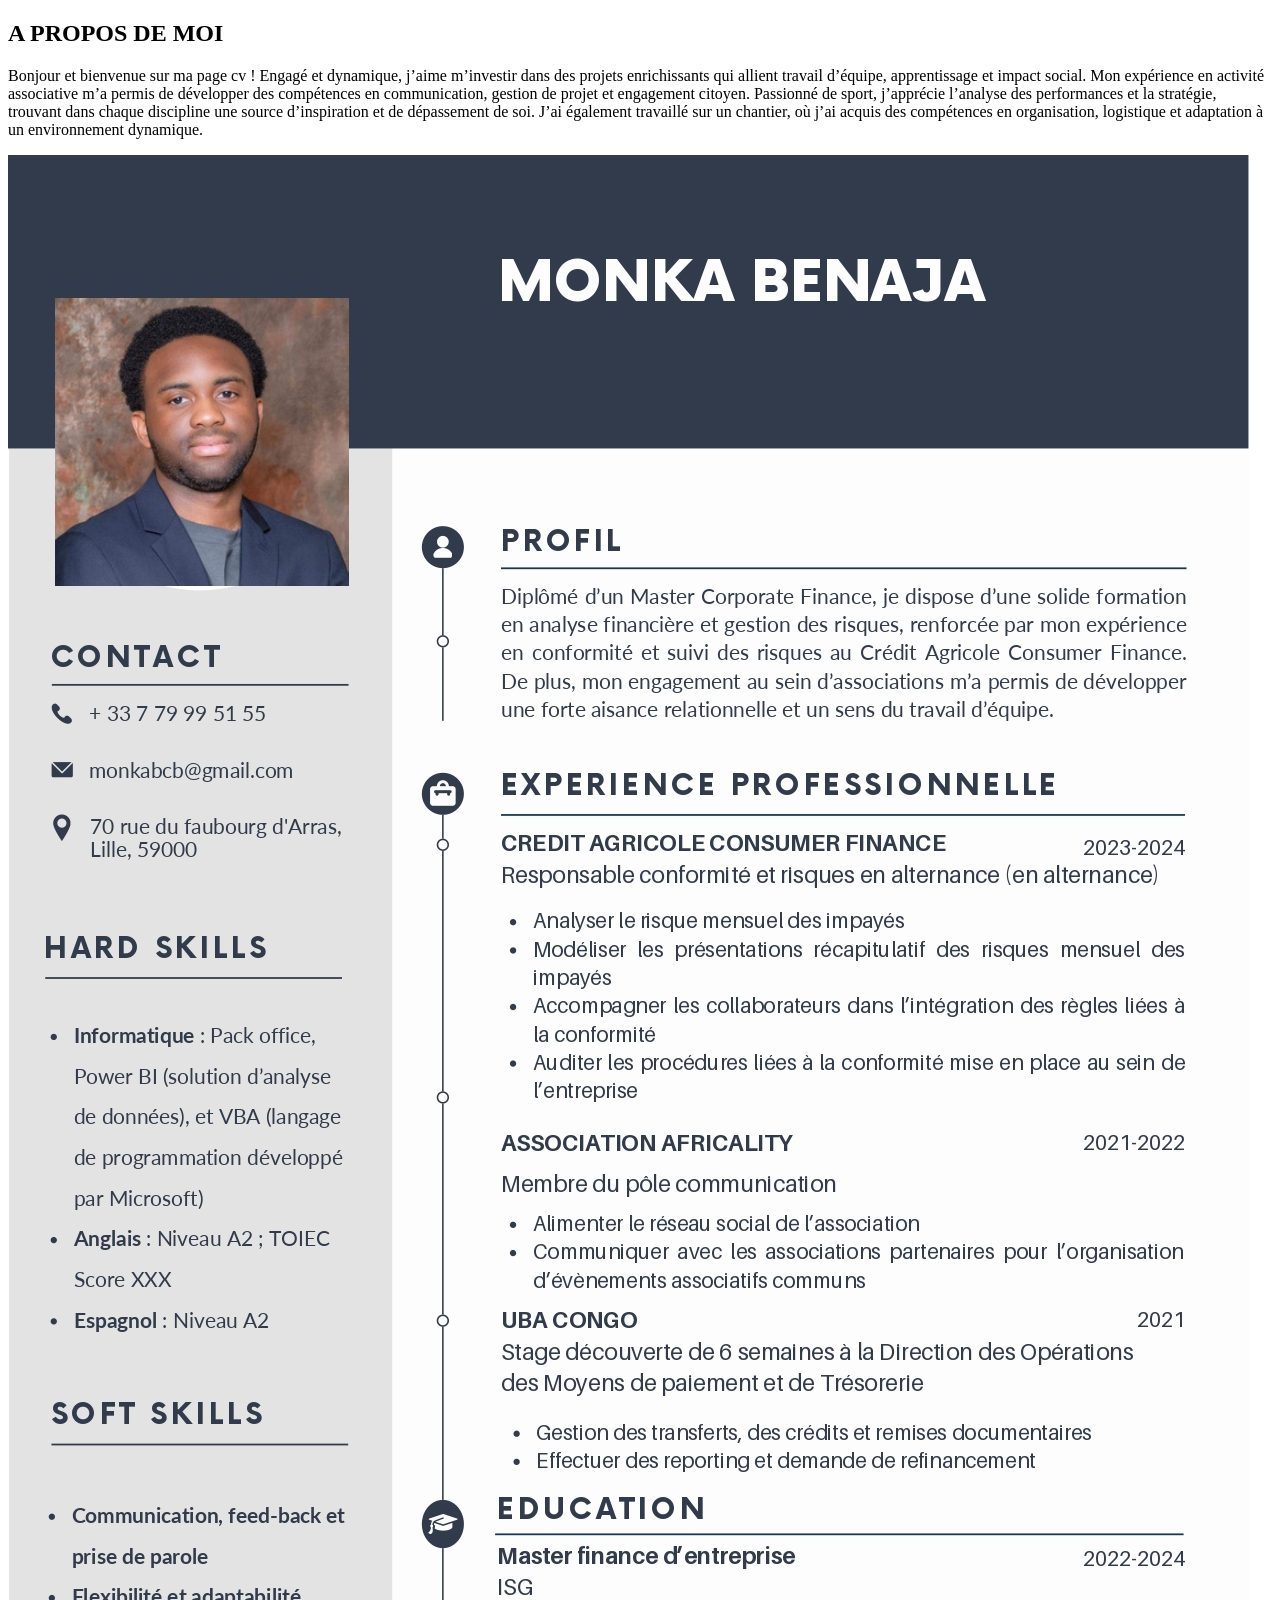
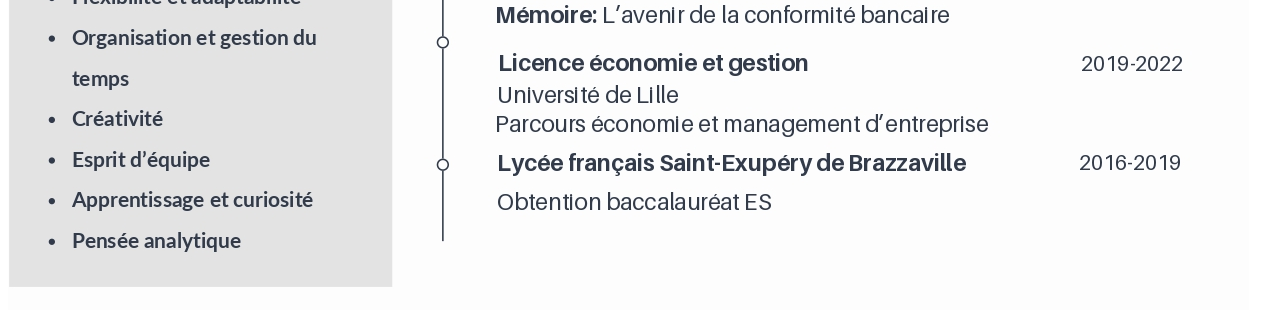
<file: pageCVben.html>
<!DOCTYPE html>
<html lang="en">
<head>
    <meta charset="UTF-8">
    <meta name="viewport" content="width=device-width, initial-scale=1.0">
    <title>Document</title>
</head>
<body>

    <h2> A PROPOS DE MOI </h2>

    <P>
        Bonjour et bienvenue sur ma page cv ! Engagé et dynamique, j’aime m’investir dans des projets enrichissants qui allient travail d’équipe, apprentissage et impact social. Mon expérience en activité associative m’a permis de développer des compétences en communication, gestion de projet et engagement citoyen. Passionné de sport, j’apprécie l’analyse des performances et la stratégie, trouvant dans chaque discipline une source d’inspiration et de dépassement de soi. J’ai également travaillé sur un chantier, où j’ai acquis des compétences en organisation, logistique et adaptation à un environnement dynamique.
    </P>
    

    <img src="./benajacv_page-0001.jpg" alt="">
</body>
</html>
</file>
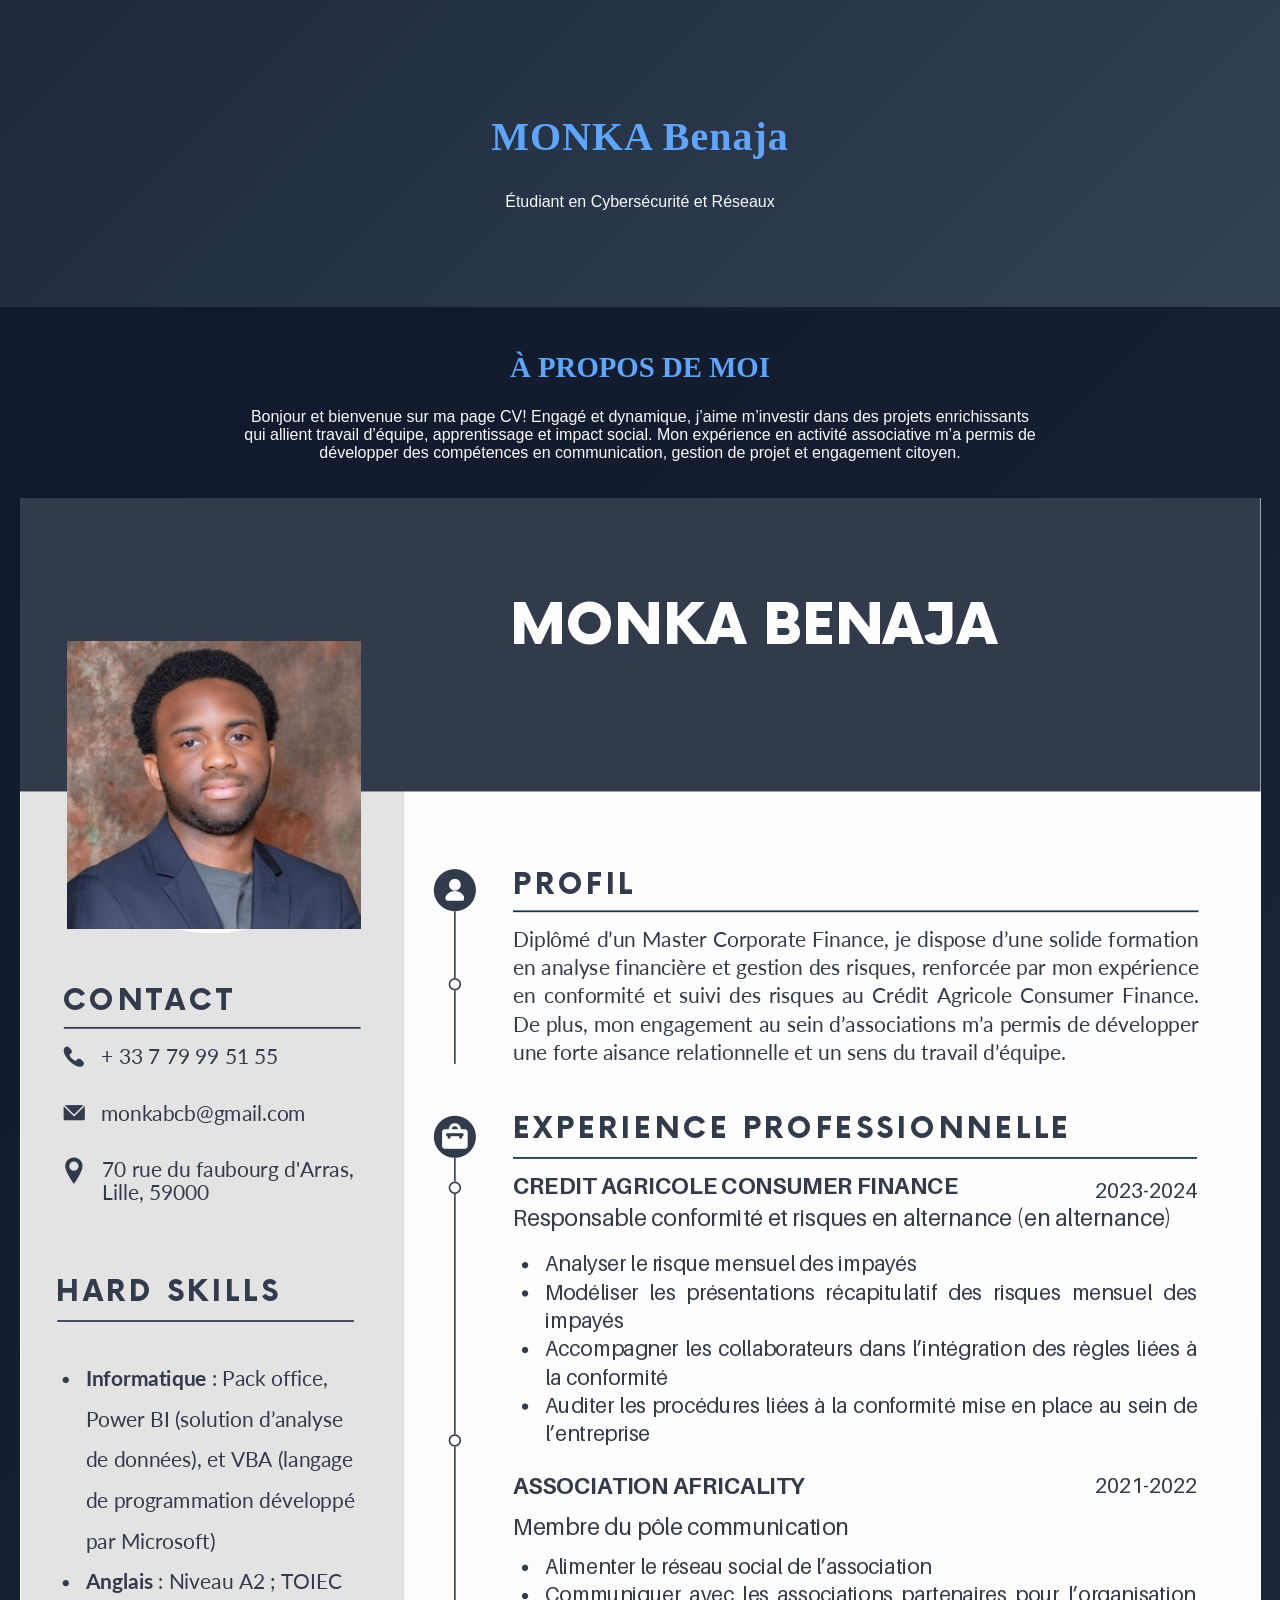
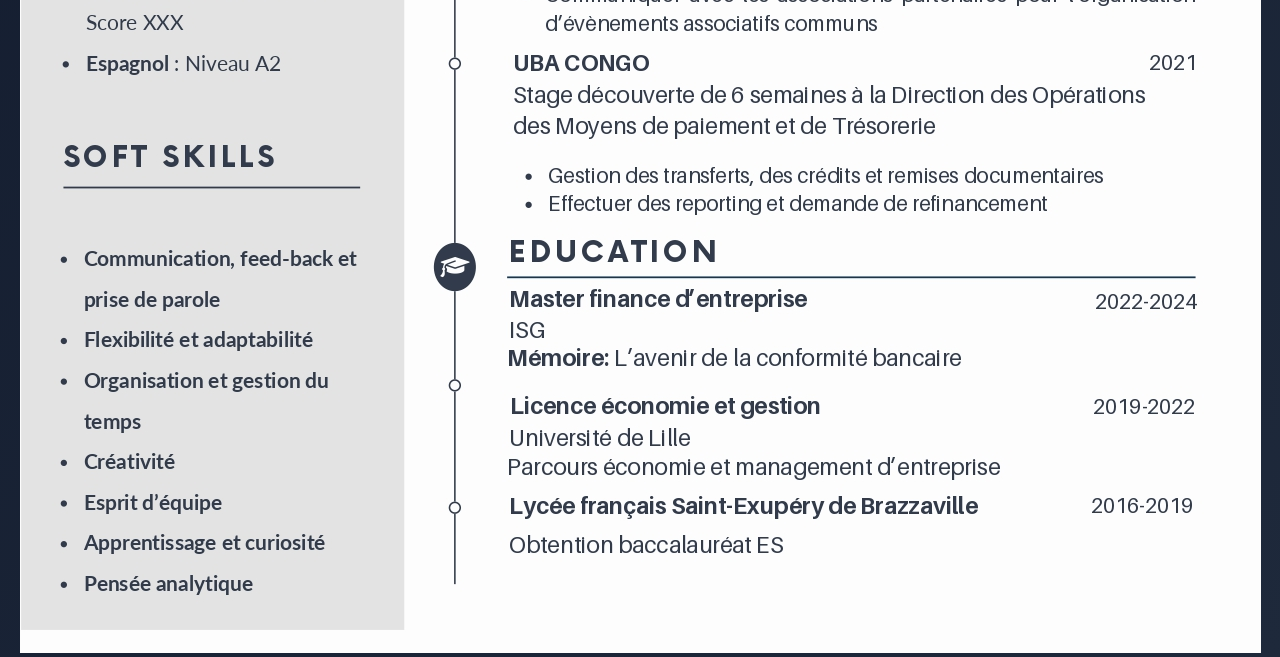
<file: pageCVbenz.html>
<!DOCTYPE html>
<html lang="fr">
<head>
    <meta charset="UTF-8">
    <meta name="viewport" content="width=device-width, initial-scale=1.0">
    <title>CV - Benaja Monka</title>
    <link rel="stylesheet" href="cv.css">
</head>
<body>

    <section class="hero">
        <h1>MONKA Benaja</h1>
        <p>Étudiant en Cybersécurité et Réseaux</p>
    </section>

    <section class="about">
        <h2>À PROPOS DE MOI</h2>
        <p>
            Bonjour et bienvenue sur ma page CV! Engagé et dynamique, j’aime m’investir dans des projets enrichissants
            qui allient travail d’équipe, apprentissage et impact social. Mon expérience en activité associative m’a
            permis de développer des compétences en communication, gestion de projet et engagement citoyen.
        </p>
    </section>

    <img src="./benajacv_page-0001.jpg" alt="">

</body>
</html>
</file>
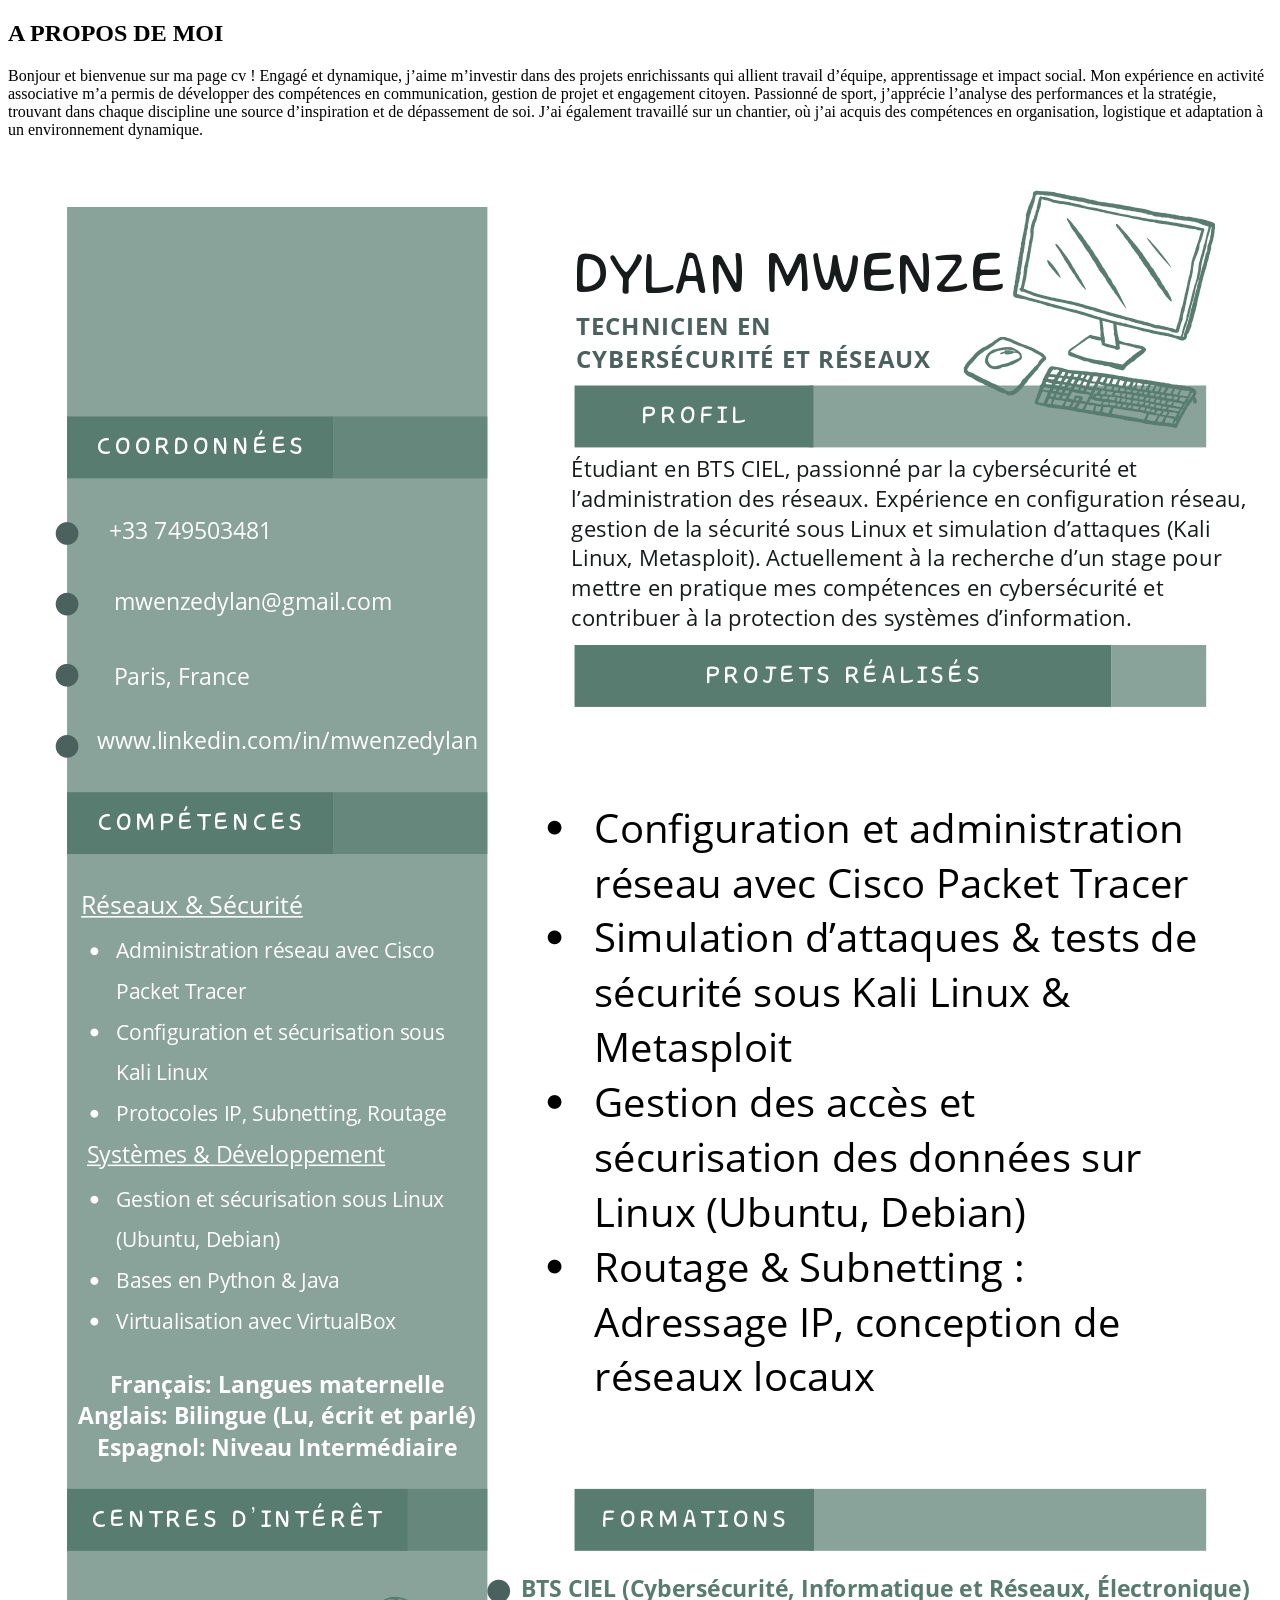
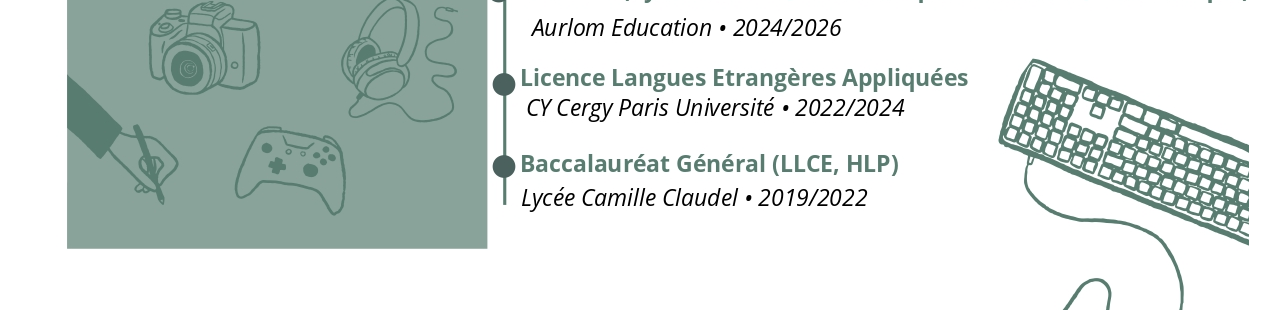
<file: pageCVdylan.html>
<!DOCTYPE html>
<html lang="en">
<head>
    <meta charset="UTF-8">
    <meta name="viewport" content="width=device-width, initial-scale=1.0">
    <title>Document</title>
</head>
<body>

    <h2> A PROPOS DE MOI </h2>

    <P>
        Bonjour et bienvenue sur ma page cv ! Engagé et dynamique, j’aime m’investir dans des projets enrichissants qui allient travail d’équipe, apprentissage et impact social. Mon expérience en activité associative m’a permis de développer des compétences en communication, gestion de projet et engagement citoyen. Passionné de sport, j’apprécie l’analyse des performances et la stratégie, trouvant dans chaque discipline une source d’inspiration et de dépassement de soi. J’ai également travaillé sur un chantier, où j’ai acquis des compétences en organisation, logistique et adaptation à un environnement dynamique.
    </P>
    

    <img src="./dylancv_page-0001.jpg" alt="">
</body>
</html>
</file>
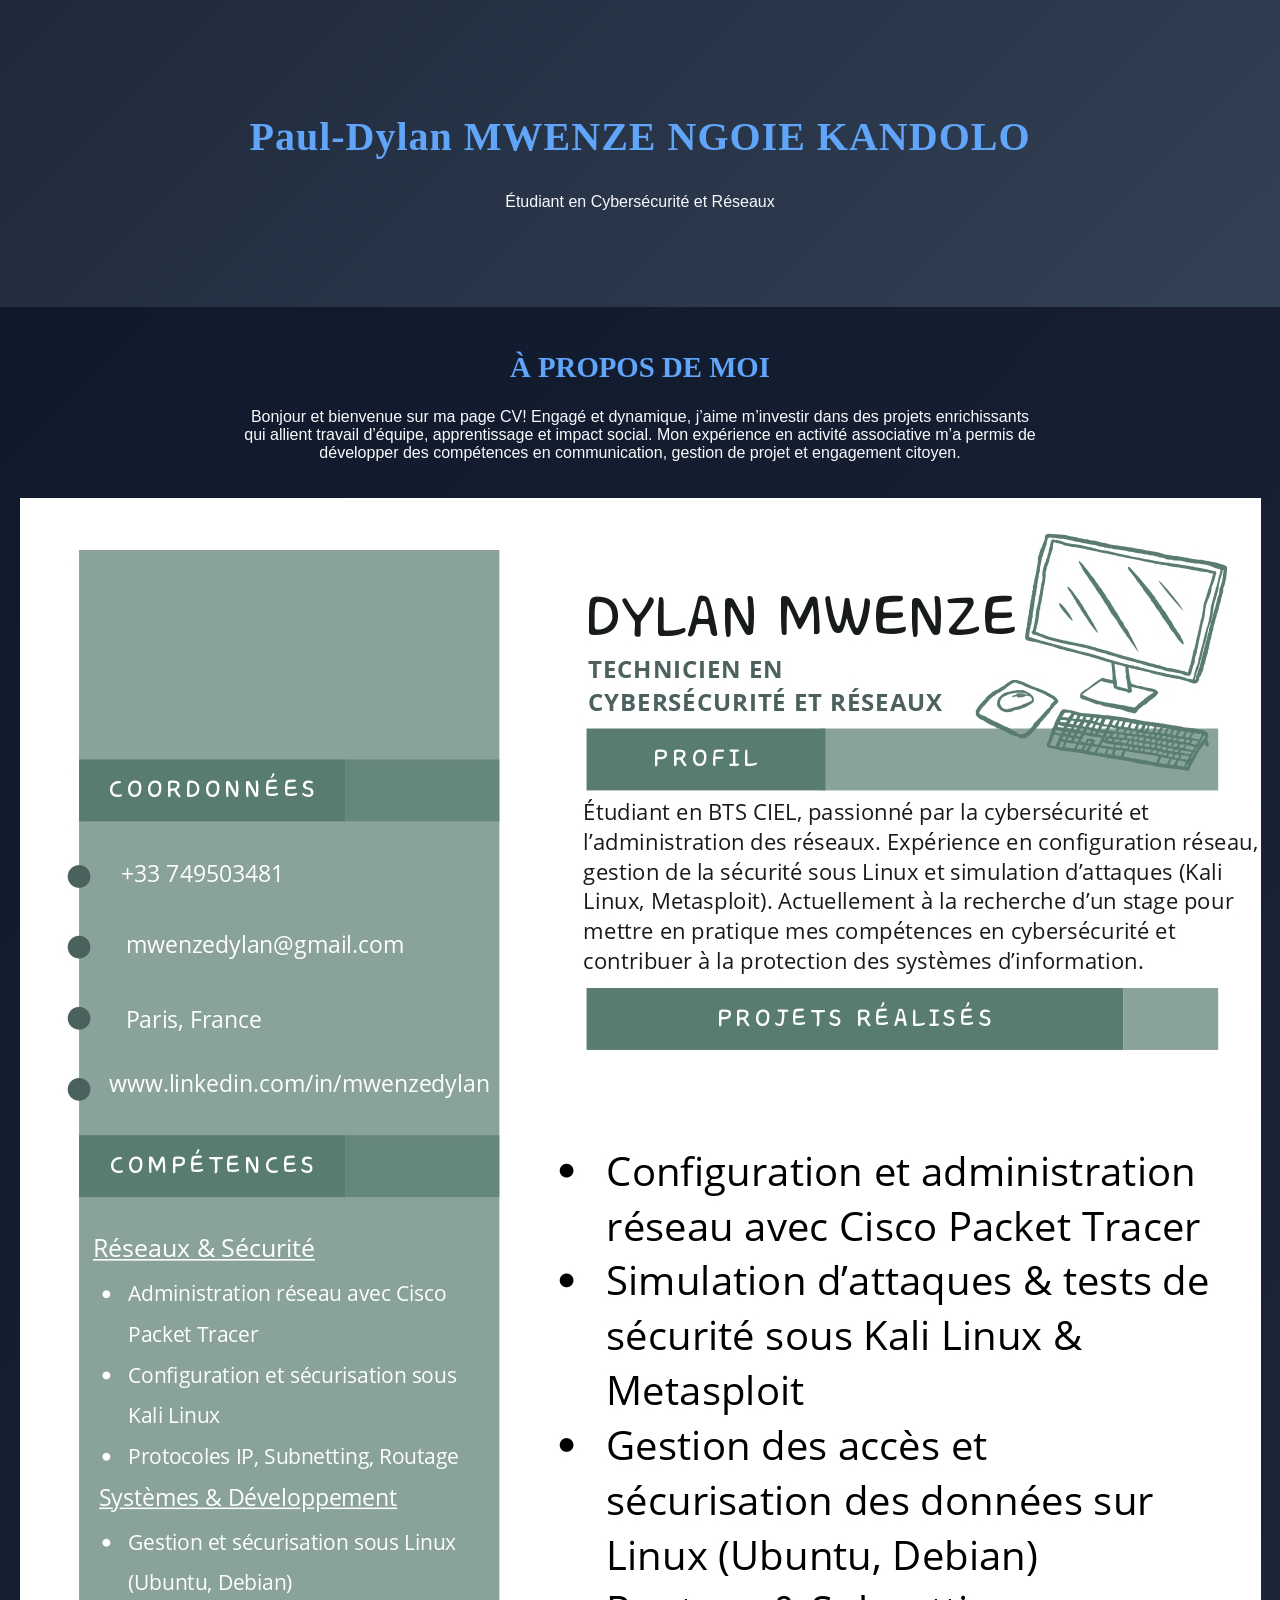
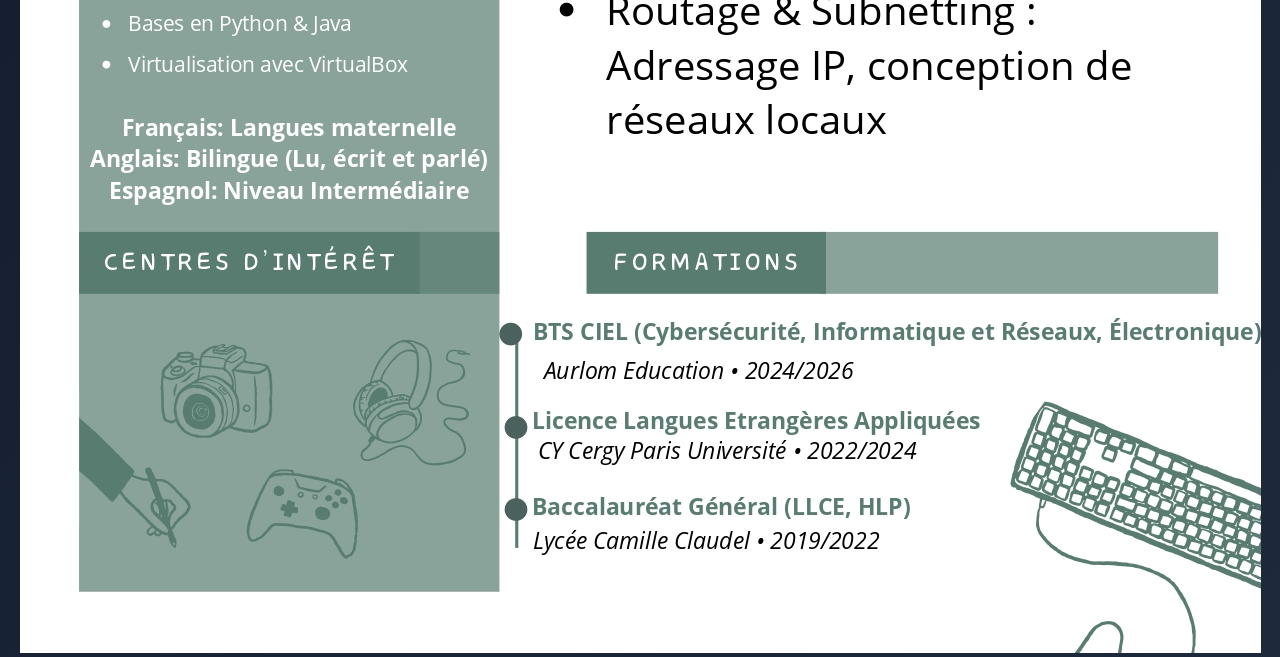
<file: pageCVdylanz.html>
<!DOCTYPE html>
<html lang="fr">
<head>
    <meta charset="UTF-8">
    <meta name="viewport" content="width=device-width, initial-scale=1.0">
    <title>CV - Mwenze Dylan</title>
    <link rel="stylesheet" href="cv.css">
</head>
<body>

    <section class="hero">
        <h1>Paul-Dylan MWENZE NGOIE KANDOLO</h1>
        <p>Étudiant en Cybersécurité et Réseaux</p>
    </section>

    <section class="about">
        <h2>À PROPOS DE MOI</h2>
        <p>
            Bonjour et bienvenue sur ma page CV! Engagé et dynamique, j’aime m’investir dans des projets enrichissants
            qui allient travail d’équipe, apprentissage et impact social. Mon expérience en activité associative m’a
            permis de développer des compétences en communication, gestion de projet et engagement citoyen.
        </p>
    </section>

    <img src="./dylancv_page-0001.jpg" alt="">

</body>
</html>
</file>
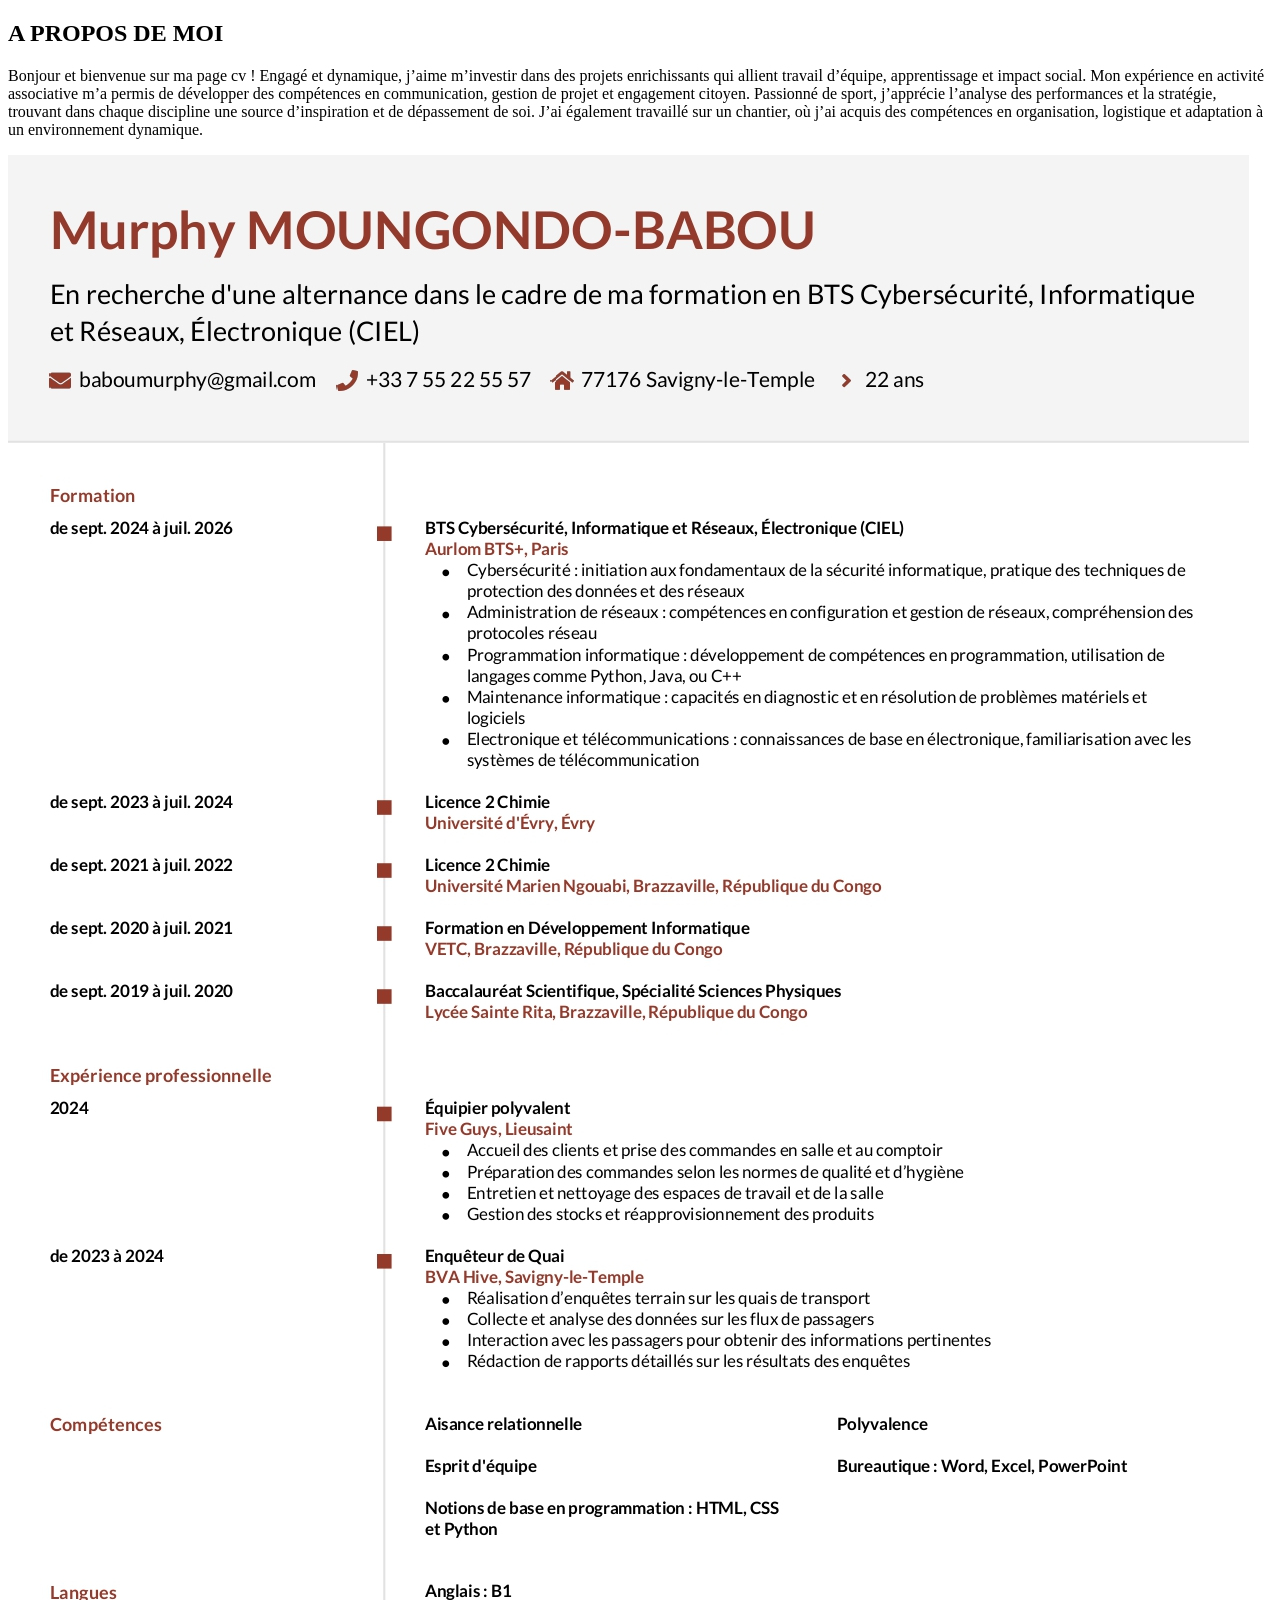
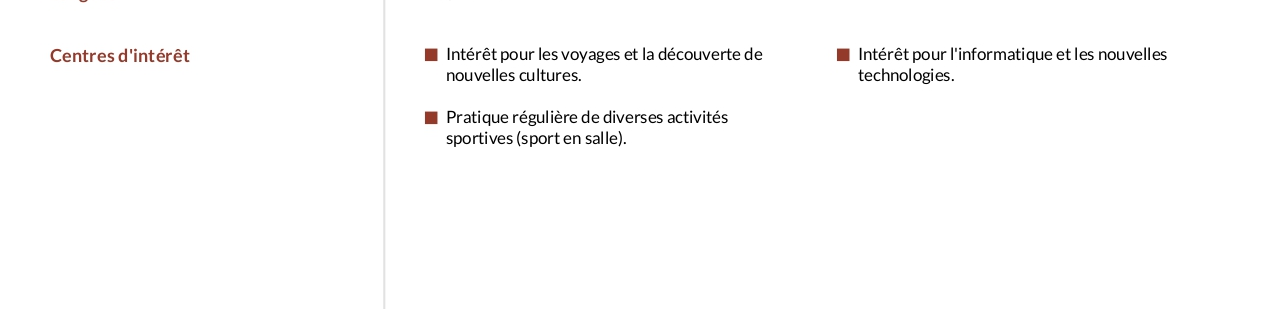
<file: pageCVmurphy.html>
<!DOCTYPE html>
<html lang="en">
<head>
    <meta charset="UTF-8">
    <meta name="viewport" content="width=device-width, initial-scale=1.0">
    <title>Document</title>
</head>
<body>

    <h2> A PROPOS DE MOI </h2>

    <P>
        Bonjour et bienvenue sur ma page cv ! Engagé et dynamique, j’aime m’investir dans des projets enrichissants qui allient travail d’équipe, apprentissage et impact social. Mon expérience en activité associative m’a permis de développer des compétences en communication, gestion de projet et engagement citoyen. Passionné de sport, j’apprécie l’analyse des performances et la stratégie, trouvant dans chaque discipline une source d’inspiration et de dépassement de soi. J’ai également travaillé sur un chantier, où j’ai acquis des compétences en organisation, logistique et adaptation à un environnement dynamique.
    </P>
    

    <img src="./murphycv_page-0001.jpg" alt="">
</body>
</html>
</file>
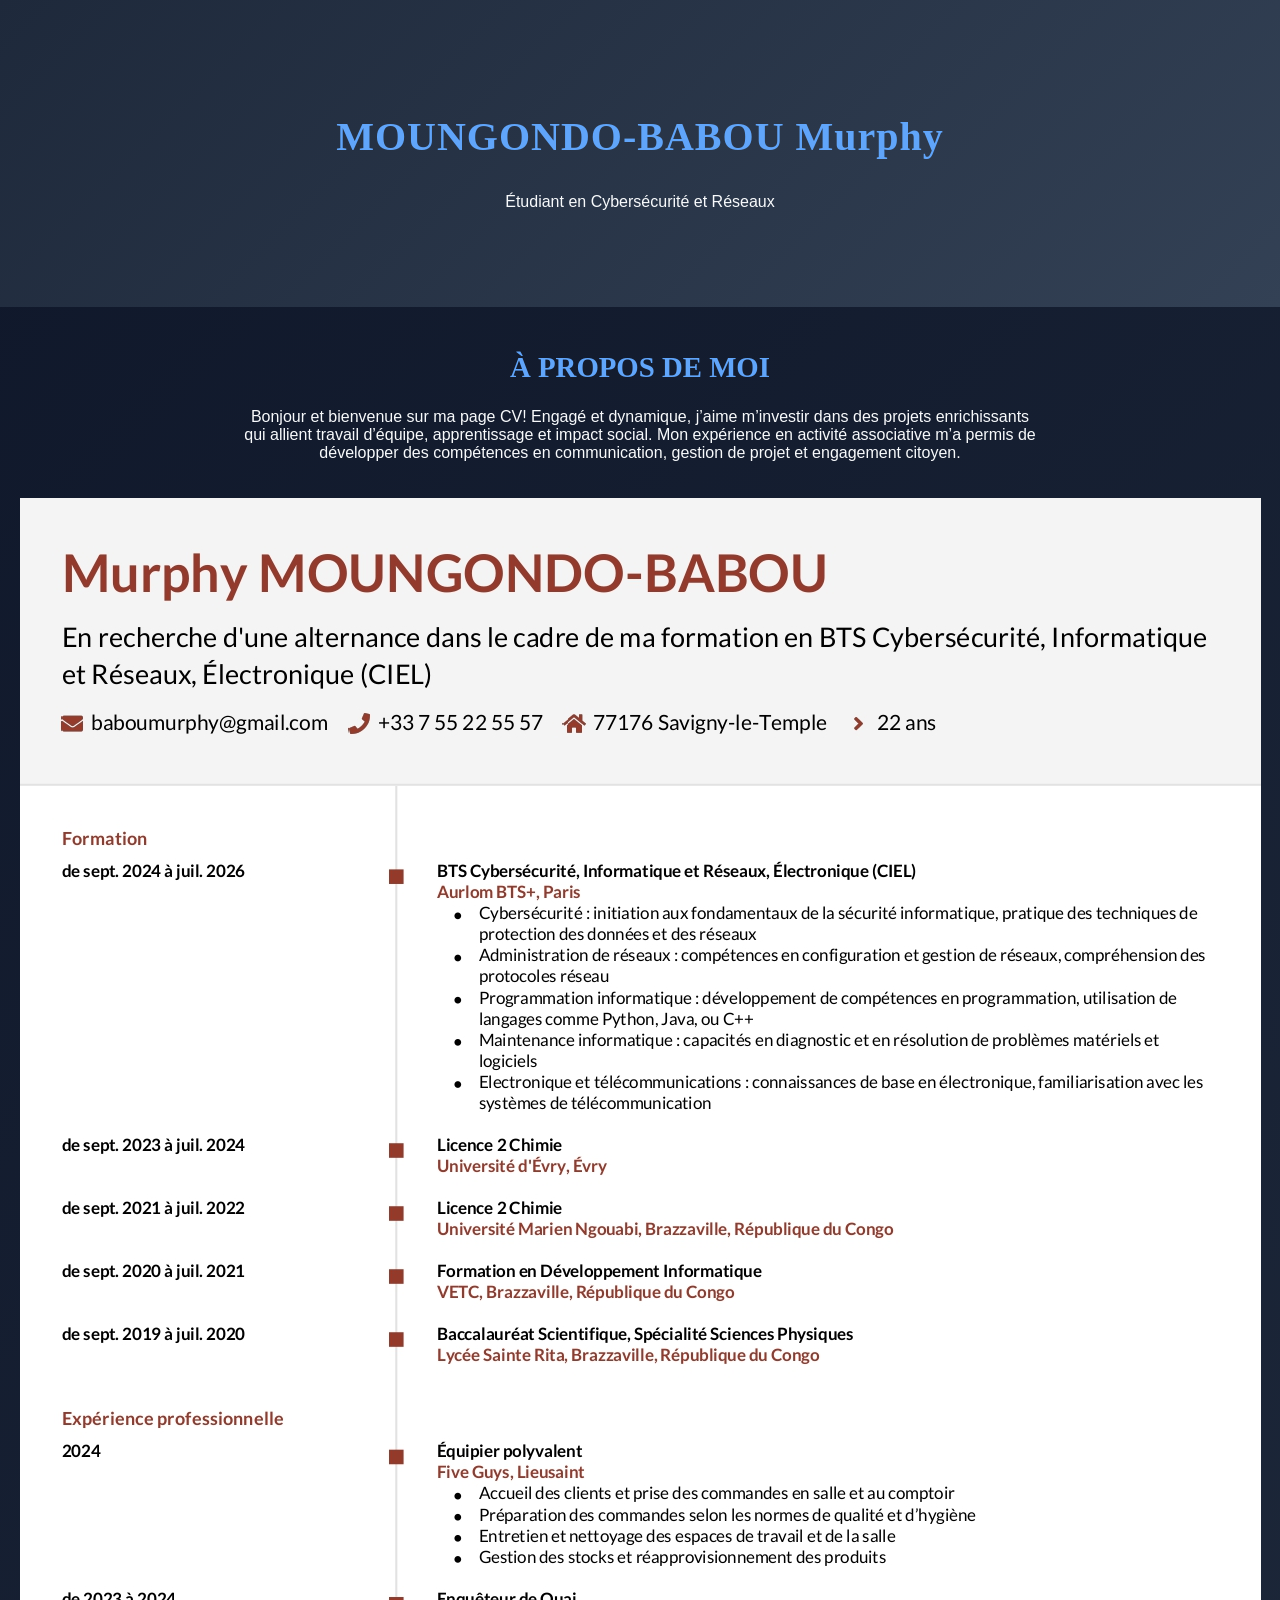
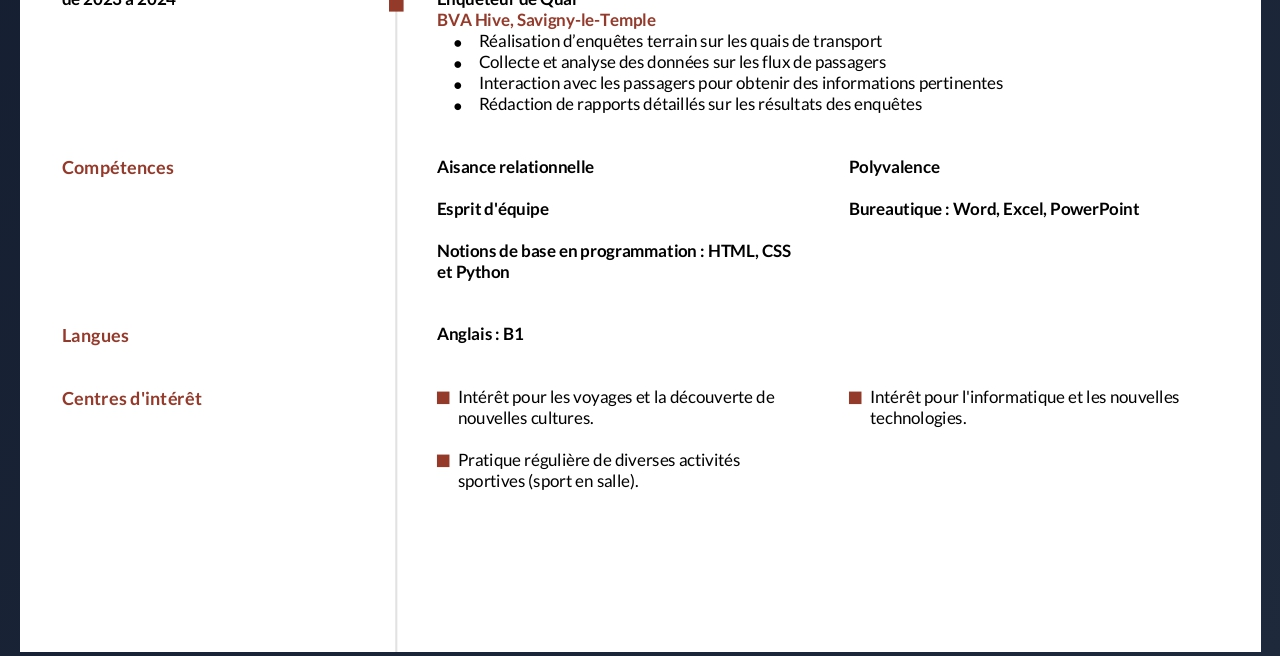
<file: pageCVmurphyz.html>
<!DOCTYPE html>
<html lang="fr">
<head>
    <meta charset="UTF-8">
    <meta name="viewport" content="width=device-width, initial-scale=1.0">
    <title>CV - MOUNGONDO-BABOU Murphy</title>
    <link rel="stylesheet" href="cv.css">
</head>
<body>

    <section class="hero">
        <h1>MOUNGONDO-BABOU Murphy</h1>
        <p>Étudiant en Cybersécurité et Réseaux</p>
    </section>

    <section class="about">
        <h2>À PROPOS DE MOI</h2>
        <p>
            Bonjour et bienvenue sur ma page CV! Engagé et dynamique, j’aime m’investir dans des projets enrichissants
            qui allient travail d’équipe, apprentissage et impact social. Mon expérience en activité associative m’a
            permis de développer des compétences en communication, gestion de projet et engagement citoyen.
        </p>
    </section>

    <img src="./murphycv_page-0001.jpg" alt="">

</body>
</html>
</file>
<file: acceuil.css>
body {
  font-family: 'Poppins', sans-serif;
  text-align: center;
  background: linear-gradient(135deg, #0f172a, #1e293b);
  color: #f8fafc;
  margin: 0;
  padding: 0;
}

/* Burger Menu */

/* Profiles Section */
.profiles {
  display: flex;
  justify-content: center;
  flex-wrap: wrap;
  gap: 30px;
  padding: 30px;
}

/* Profile Card */
.profile-card {
  background: rgba(255, 255, 255, 0.1);
  backdrop-filter: blur(10px);
  border-radius: 20px;
  padding: 25px;
  width: 220px;
  text-align: center;
  box-shadow: 0 10px 20px rgba(0, 0, 0, 0.3);
  transition: transform 0.3s ease-in-out;
}

.profile-card:hover {
  transform: scale(1.05);
}

.profile-card img {
  width: 100px;
  height: 100px;
  border-radius: 50%;
  margin-bottom: 15px;
  border: 3px solid #60a5fa;
}

/* Clickable Names */
.profile-card h3 a {
  font-size: 1.3rem;
  font-weight: 800;
  color: #93c5fd;
  text-decoration: none;
  text-transform: uppercase;
  transition: color 0.3s;
}

.profile-card h3 a:hover {
  color: #60a5fa;
  text-decoration:none;
  text-transform:uppercase;

}

/* Responsive Design */
@media (max-width: 768px) {
  .profiles {
    flex-direction: column;
    align-items: center;
  }
}

/* General Styles */
body {
  font-family: 'Poppins', sans-serif;
  text-align: center;
  background: linear-gradient(135deg, #0f172a, #1e293b);
  color: #f8fafc;
  margin: 0;
  padding: 0;
}

/* Burger Menu */
nav {
  display: flex;
  justify-content: flex-end;
  align-items: center;
  padding: 15px 20px;
  position: relative;
}

.menu-toggle {
  font-size: 2rem;
  cursor: pointer;
  color: #60a5fa;
  display: block;
}

.nav-links {
  text-decoration: none;
  display: none;
  position: absolute;
  top: 50px;
  right: 20px;
  background: rgba(15, 23, 42, 0.9);
  padding: 15px;
  border-radius: 10px;
  list-style: none;
}

.nav-links.active {
  display: flex;
  flex-direction: column;
  gap: 10px;
}

.nav-links li {
  text-decoration: none;
  padding: 10px;
}

.nav-links a {
  text-decoration: none;
  color: #f8fafc;
  font-weight: 500;
  transition: color 0.3s;
}

.nav-links a:hover {
  color: #60a5fa;
}

/* Contact Form */
.contact-form {
  max-width: 500px;
  margin: 30px auto;
  background: rgba(255, 255, 255, 0.1);
  padding: 20px;
  border-radius: 10px;
  box-shadow: 0 10px 20px rgba(0, 0, 0, 0.3);
}

.contact-form form {
  display: flex;
  flex-direction: column;
  gap: 15px;
}

.contact-form label {
  font-size: 1rem;
  font-weight: 500;
  color: #f8fafc;
}

.contact-form input,
.contact-form textarea {
  width: 100%;
  padding: 10px;
  border: none;
  border-radius: 5px;
  font-size: 1rem;
  background: rgba(255, 255, 255, 0.2);
  color: #fff;
}

.contact-form input::placeholder,
.contact-form textarea::placeholder {
  color: #cbd5e1;
}

.contact-form button {
  padding: 12px;
  font-size: 1rem;
  font-weight: bold;
  color: white;
  background: linear-gradient(90deg, #3b82f6, #60a5fa);
  border-radius: 30px;
  text-decoration: none;
  border: none;
  cursor: pointer;
  transition: 0.3s;
}

.contact-form button:hover {
  background: linear-gradient(90deg, #2563eb, #3b82f6);
}

/* Fade-in animation */
.hidden {
  opacity: 0;
  transform: translateY(30px);
  transition: opacity 0.8s ease-out, transform 0.8s ease-out;
}

.show {
  opacity: 1;
  transform: translateY(0);
}

.btn {
  display: inline-block;
  padding: 12px 20px;
  font-size: 1rem;
  font-weight: bold;
  color: black;
  background: linear-gradient(90deg, #3b82f6, #60a5fa);
  border-radius: 100px;
  text-decoration: none;
  margin: 5px;
  transition: 0.3s;
}

.btn a{
  text-decoration: none;
}

.btn a p {
text-decoration: none;
  text-transform: uppercase;
}
</file>
<file: burger.css>
body {
    font-family: Arial, sans-serif;
    background-color: #2a7da2;
    color: white;
    margin: 0;
    padding: 0;
    text-align: center;
}

.container {
    width: 90%;
    margin: auto;
}

header {
    position: relative;
    padding: 20px;
}

.menus-toggle {
    position: absolute;
    top: 10px;
    right: 10px;
    background: none;
    border: none;
    font-size: 24px;
    cursor: pointer;
    color: white;
}

#menus{ 
    display: none;
    position: absolute;
    top: 80px;
    left: 1745px;
    right: 10px;
    background: rgba(0, 0, 0, 0.185);
    padding: 10px;
    border-radius: 5px;
}

#menus  ul  { 
    list-style: none;
    padding: 0;
    margin: 0;
}

#menus ul li     {
    margin: 10px 0;
}

#menus    ul li a{
    text-decoration: solid;
    text-decoration: none;
    text-transform: none;
}

.buttons a { text-decoration: none;
font-style: oblique;
}

.hidden {
    display: none;
}

.profiles {
    display: flex;
    justify-content: center;
    gap: 20px;
    margin-top: 50px;
}

.profile {
    position: relative;
    width: 150px;
    height: 200px;
    background: rgba(0, 0, 0, 0.171);
    border-radius: 10px;
    display: flex;
    flex-direction: column;
    align-items: center;
    justify-content: center;
    transition: 0.3s;
}

.avatar {
    width: 80px;
    height: 80px;
    background: lightblue;
    border-radius: 50%;
}

.buttons {
    margin-top: 10px;
}

button {
    background:white;
    color:white;
    border: none;
    padding: 5px 10px;
    margin: 5px;
    border-radius: 5px;
    cursor: pointer;
}

.profile:hover .social-icons {
    display: flex;
}

.social-icons {
    position: absolute;
    bottom: 40px;
    display: none;
    flex-direction: column;
    gap: 5px;
}

.social-icons img {
    width: 25px;
    height: 25px;
}

.menus { 
    display: none;
    background-color: #444;
    top:500px;
    right: 20px;
    left:600px;
    width: 150px;
    padding: 10px;
    box-shadow: 0 4px 8px rgba(0, 0, 0, 0.2);
    border-radius: 5px;
}
.menus a {  
    color: white;
    display: block;
    padding: 10px;
    text-decoration: none;
}
.menus   a:hover{
    background-color: #666;
}
.menus-button  {
    font-size: 24px;
    cursor: pointer;
    background: none;
    border: none;
    color: white;
}
</file>
<file: profile.css>
/* General Styles */
body {
  font-family: 'Poppins', sans-serif;
  text-align: center;
  background: linear-gradient(135deg, #0f172a, #1e293b);
  color: #f8fafc;
  margin: 0;
  padding: 0;
}

/* Restore Smooth Scrolling */
html {
  scroll-behavior: smooth;
}

/* Hero Section */
.hero {
  background: linear-gradient(135deg, #1e293b, #334155);
  padding: 100px 20px;
  text-align: center;
}

.hero h1 {
  font-family: 'Playfair Display', serif;
  font-size: 3rem;
  font-weight: 700;
  color: #60a5fa;
  letter-spacing: 1px;
}

/* About Section */
.about {
  padding: 40px;
  max-width: 700px;
  margin: auto;
}

.about h2 {
  font-size: 1.8rem;
  font-family: 'Playfair Display', serif;
  color: #60a5fa;
}

/* Portfolio Filtering */
.filter-buttons {
  text-align: center;
  margin-bottom: 20px;
}

.filter-btn {
  display: inline-block;
  padding: 8px 15px;
  font-size: 1rem;
  font-weight: bold;
  color: white;
  background: linear-gradient(90deg, #3b82f6, #60a5fa);
  border-radius: 20px;
  border: none;
  cursor: pointer;
  margin: 5px;
  transition: 0.3s;
}

.filter-btn:hover, .filter-btn.active {
  background: linear-gradient(90deg, #2563eb, #3b82f6);
}

/* Portfolio Section */
.portfolio {
  padding: 40px;
  max-width: 800px;
  margin: auto;
}

/* Portfolio Items */
.portfolio-item {
  display: none;
  align-items: center;
  gap: 20px;
  margin-bottom: 20px;
  background: rgba(255, 255, 255, 0.1);
  padding: 15px;
  border-radius: 10px;
  transition: opacity 0.5s ease, transform 0.5s ease;
}

/* Portfolio Images - Now Smaller */
.portfolio-item img {
  width: 120px;
  height: 120px;
  border-radius: 10px;
}

/* Show projects with animation */
.portfolio-item.show {
  display: flex;
  opacity: 1;
  transform: translateY(0);
}

/* Resume & Contact Buttons */
.buttons {
  text-align: center;
  margin: 40px 0;
}

.btn {
  display: inline-block;
  padding: 12px 20px;
  font-size: 1rem;
  font-weight: bold;
  color: white;
  background: linear-gradient(90deg, #3b82f6, #60a5fa);
  border-radius: 30px;
  text-decoration: none;
  margin: 5px;
  transition: 0.3s;
}

.btn:hover {
  background: linear-gradient(90deg, #2563eb, #3b82f6);
}

/* Fade-in animation for smooth scrolling */
.hidden {
  opacity: 0;
  transform: translateY(30px);
  transition: opacity 0.8s ease-out, transform 0.8s ease-out;
}

.show {
  opacity: 1;
  transform: translateY(0);
}



.nav-links li a {
  text-decoration: none;
  text-transform: uppercase;
  color: white;
}
</file>
<file: contact.css>
/* General Styles */
body {
    font-family: 'Poppins', sans-serif;
    text-align: center;
    background: linear-gradient(135deg, #0f172a, #1e293b);
    color: #f8fafc;
    margin: 0;
    padding: 0;
}

/* Burger Menu */
nav {
    display: flex;
    justify-content: flex-end;
    align-items: center;
    padding: 15px 20px;
    position: relative;
}

.menu-toggle {
    font-size: 2rem;
    cursor: pointer;
    color: #60a5fa;
    display: block;
}

.nav-links {
    display: none;
    position: absolute;
    top: 50px;
    right: 20px;
    background: rgba(15, 23, 42, 0.9);
    padding: 15px;
    border-radius: 10px;
    list-style: none;
}

.nav-links.active {
    display: flex;
    flex-direction: column;
    gap: 10px;
}

.nav-links li {
    text-decoration: none;
    padding: 10px;
}

.nav-links a {
    text-transform: uppercase;
    text-decoration: none;
    color: #f8fafc;
    font-weight: 500;
    transition: color 0.3s;
}

.nav-links a:hover {
    text-transform: uppercase;
    text-decoration: none;
    color: #60a5fa;
}

/* Contact Form */
.contact-form {
    max-width: 500px;
    margin: 30px auto;
    background: rgba(255, 255, 255, 0.1);
    padding: 20px;
    border-radius: 10px;
    box-shadow: 0 10px 20px rgba(0, 0, 0, 0.3);
}

.contact-form form {
    display: flex;
    flex-direction: column;
    gap: 15px;
}

.contact-form label {
    font-size: 1rem;
    font-weight: 500;
    color: #f8fafc;
}

.contact-form input,
.contact-form textarea {
    width: 100%;
    padding: 10px;
    border: none;
    border-radius: 5px;
    font-size: 1rem;
    background: rgba(255, 255, 255, 0.2);
    color: #fff;
}

.contact-form input::placeholder,
.contact-form textarea::placeholder {
    color: #cbd5e1;
}

.contact-form button {
    padding: 12px;
    font-size: 1rem;
    font-weight: bold;
    color: white;
    background: linear-gradient(90deg, #3b82f6, #60a5fa);
    border-radius: 30px;
    text-decoration: none;
    border: none;
    cursor: pointer;
    transition: 0.3s;
}

.contact-form button:hover {
    background: linear-gradient(90deg, #2563eb, #3b82f6);
}

/* Fade-in animation */
.hidden {
    opacity: 0;
    transform: translateY(30px);
    transition: opacity 0.8s ease-out, transform 0.8s ease-out;
}

.show {
    opacity: 1;
    transform: translateY(0);
}
</file>
<file: cv.css>
/* General Styles */
body {
    font-family: 'Poppins', sans-serif;
    text-align: center;
    background: linear-gradient(135deg, #0f172a, #1e293b);
    color: #f8fafc;
    margin: 0;
    padding: 0;
}

/* Hero Section */
.hero {
    background: linear-gradient(135deg, #1e293b, #334155);
    padding: 80px 20px;
    text-align: center;
}

.hero h1 {
    font-family: 'Playfair Display', serif;
    font-size: 2.5rem;
    font-weight: 700;
    color: #60a5fa;
    letter-spacing: 1px;
}

/* About Section */
.about {
    padding: 20px;
    max-width: 800px;
    margin: auto;
}

.about h2 {
    font-size: 1.8rem;
    font-family: 'Playfair Display', serif;
    color: #60a5fa;
}

/* CV Container */
.cv-container {
    max-width: 900px;
    margin: 20px auto;
    background: rgba(255, 255, 255, 0.1);
    padding: 15px;
    border-radius: 10px;
    box-shadow: 0 10px 20px rgba(0, 0, 0, 0.3);
    display: flex;
    flex-wrap: wrap;
    align-items: flex-start;
    justify-content: center;
}

/* Profile Picture */
.cv-image {
    max-width: 200px;
    border-radius: 10px;
    margin-bottom: 10px;
}

/* Contact Info */
.cv-contact {
    width: 30%;
    padding: 15px;
    text-align: left;
}

.cv-contact h3 {
    font-size: 1.2rem;
    color: #60a5fa;
    border-bottom: 2px solid #60a5fa;
    padding-bottom: 5px;
    margin-bottom: 10px;
}

.cv-contact p {
    font-size: 0.9rem;
    margin: 5px 0;
}

/* CV Content */
.cv-content {
    width: 65%;
    padding: 15px;
    text-align: left;
}

/* Sections */
.cv-section {
    margin-bottom: 15px;
}

.cv-section h3 {
    font-size: 1.5rem;
    color: #60a5fa;
    margin-bottom: 5px;
}

/* Reduce CV Image Size */
.cv-container img {
    width: 100%;
    max-width: 700px;
    border-radius: 10px;
    margin-top: 10px;
}

/* Responsive Design */
@media (max-width: 500px) {
    .cv-container {
        flex-direction: column;
        align-items: center;
        padding: 10px;
    }

    .cv-contact, .cv-content {
        width: 100%;
        text-align: center;
    }

    .cv-image {
        max-width: 150px;
    }
}
</file>
